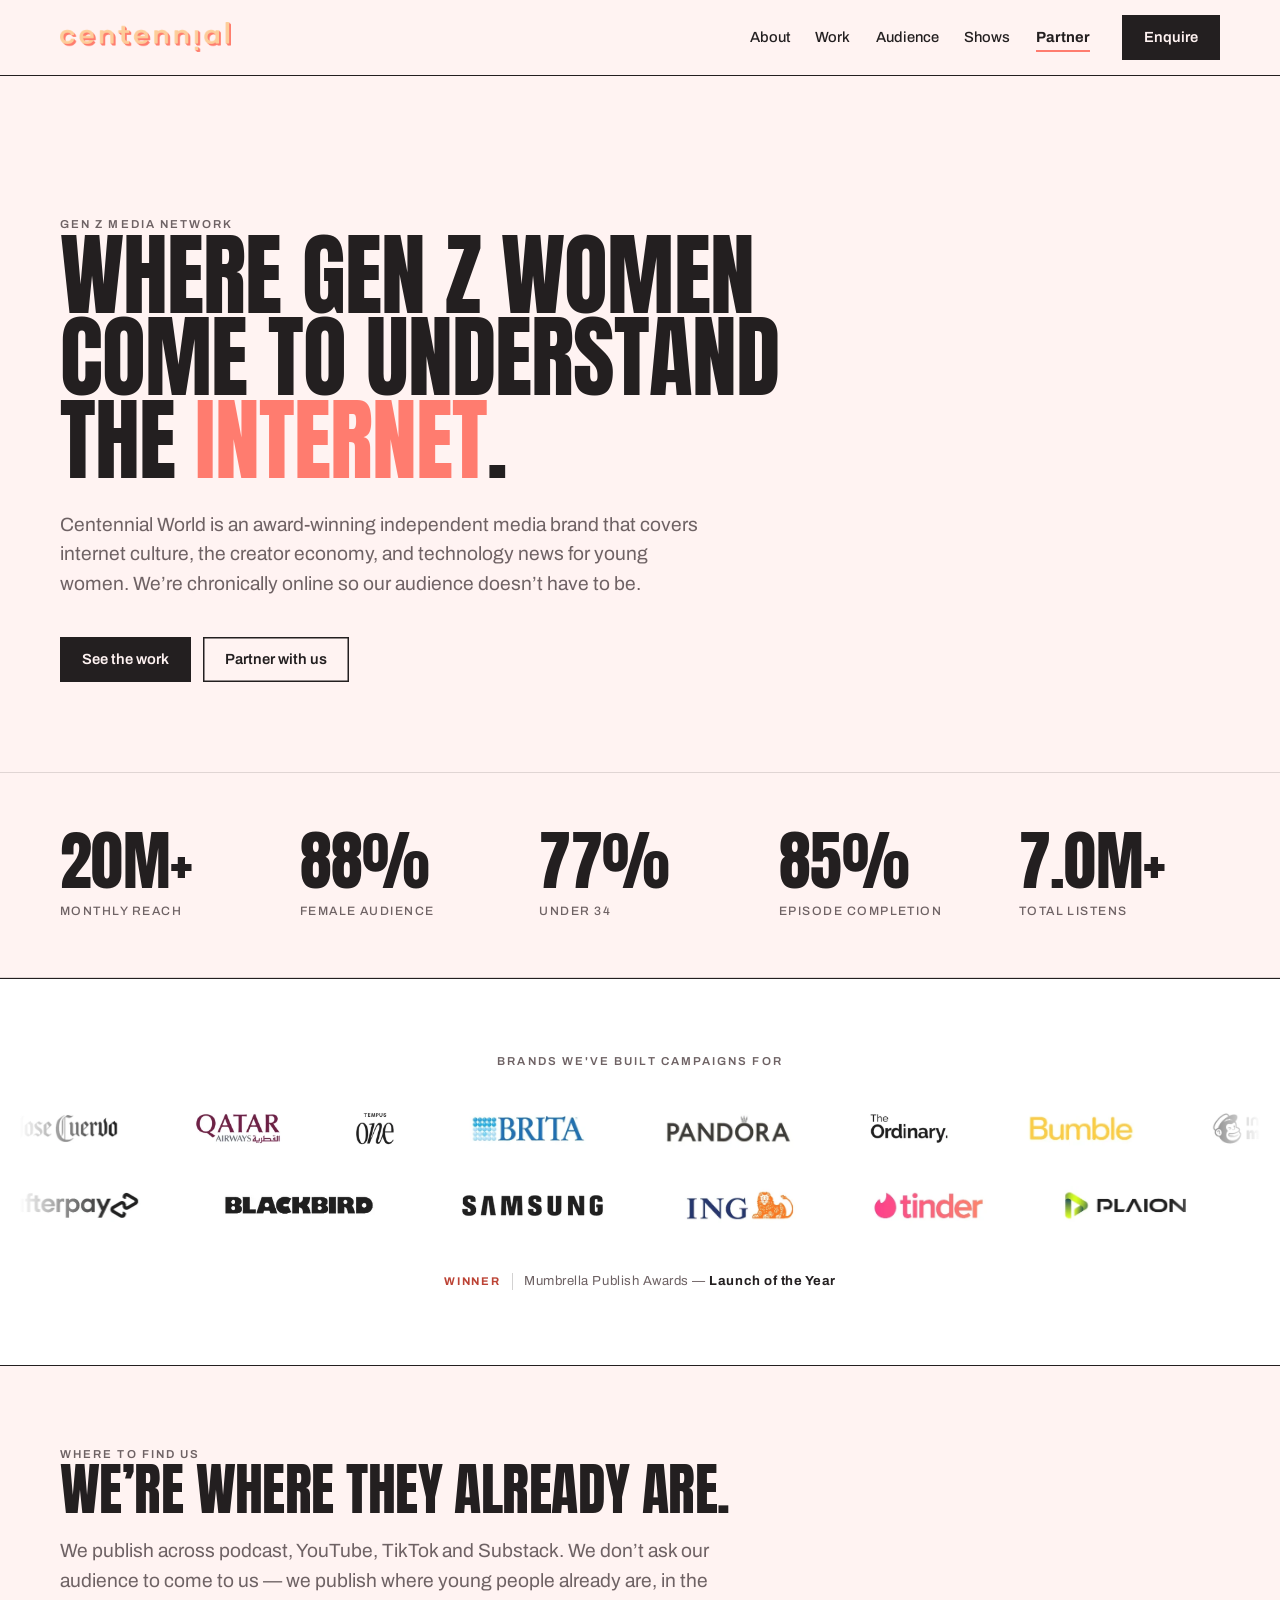
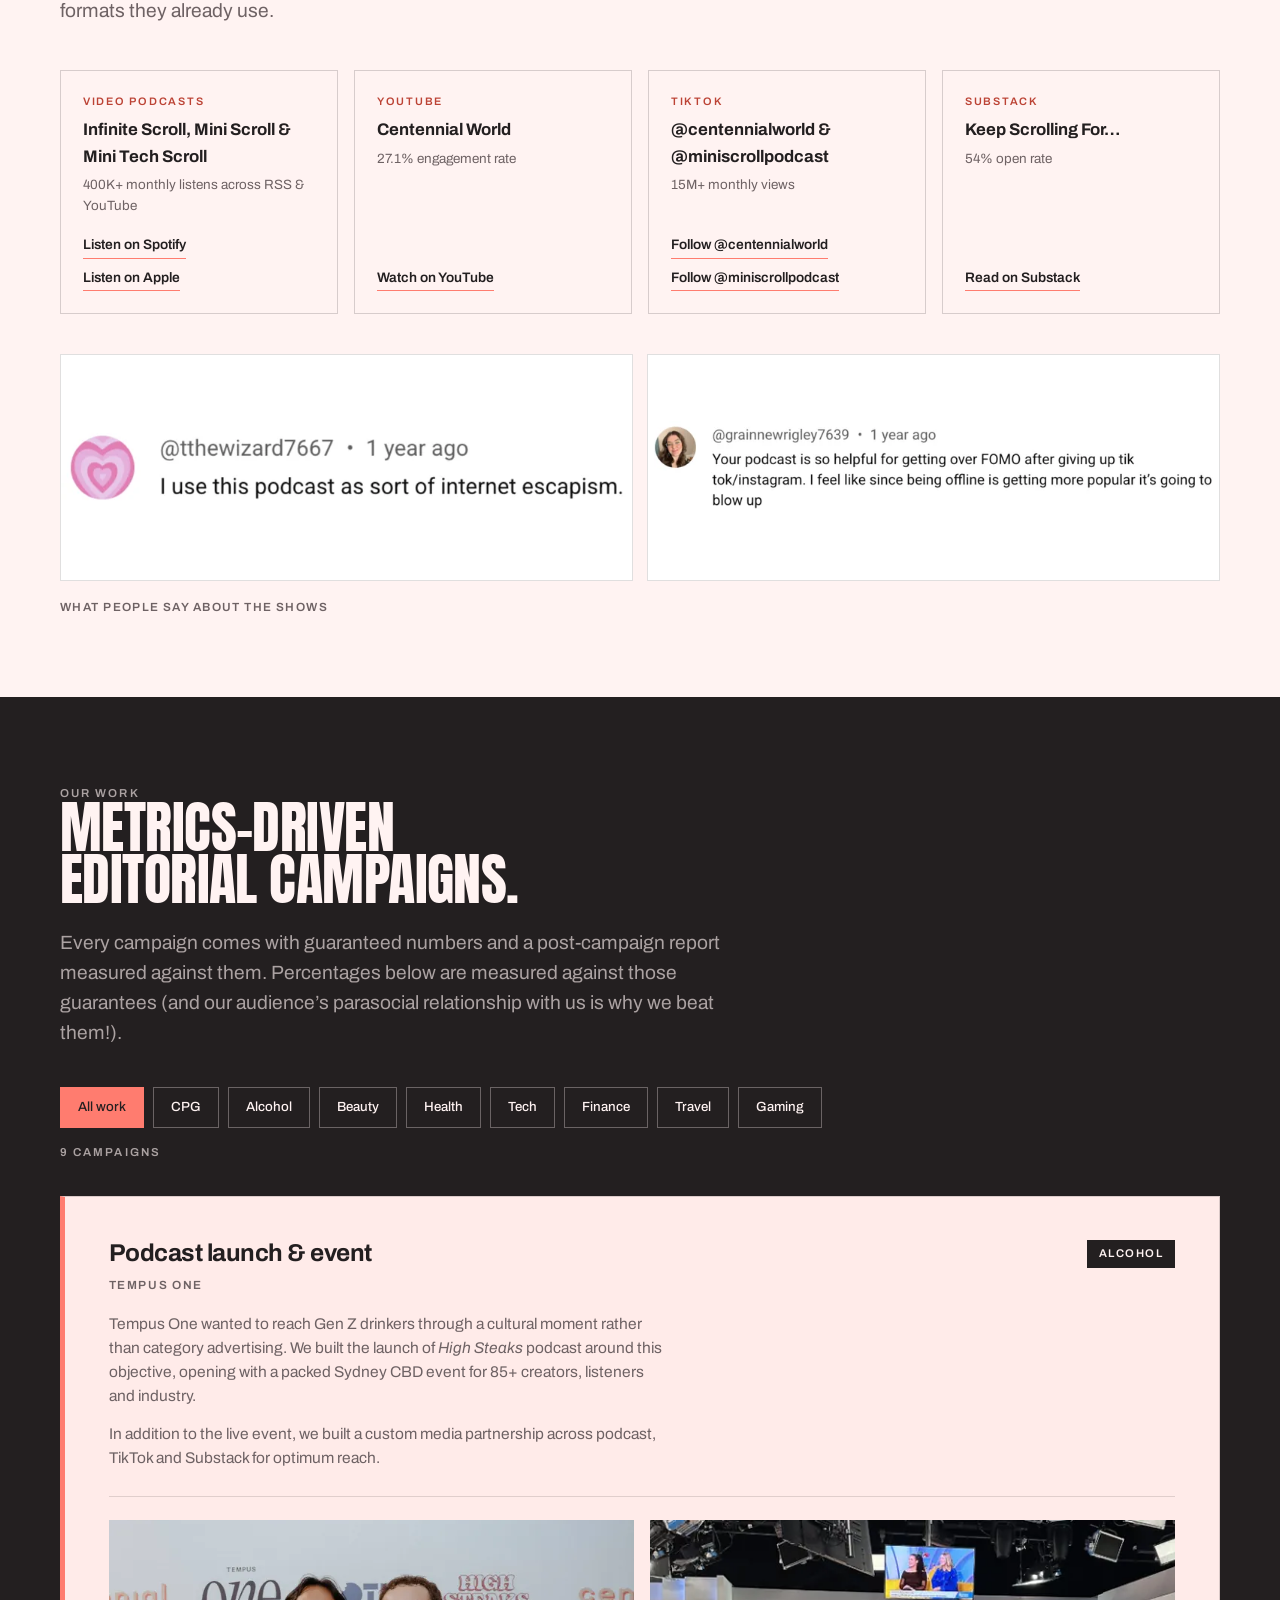
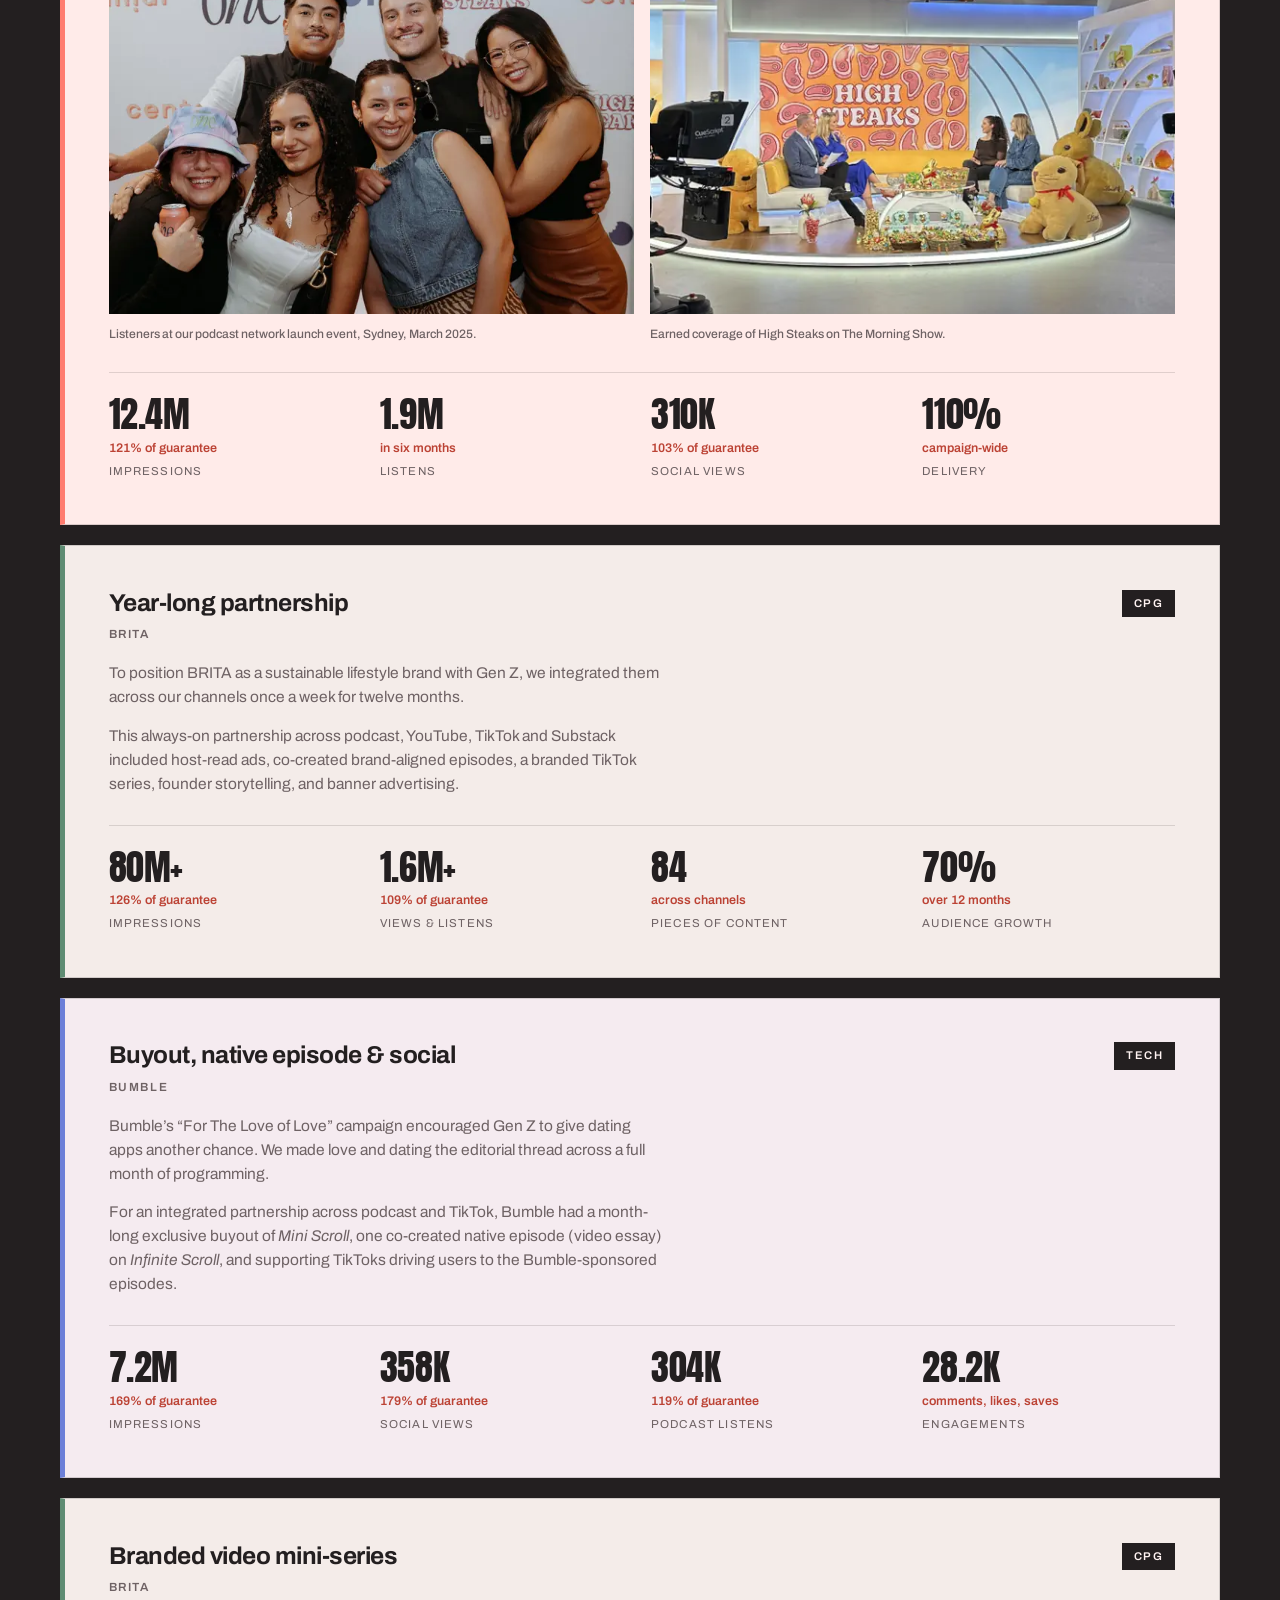
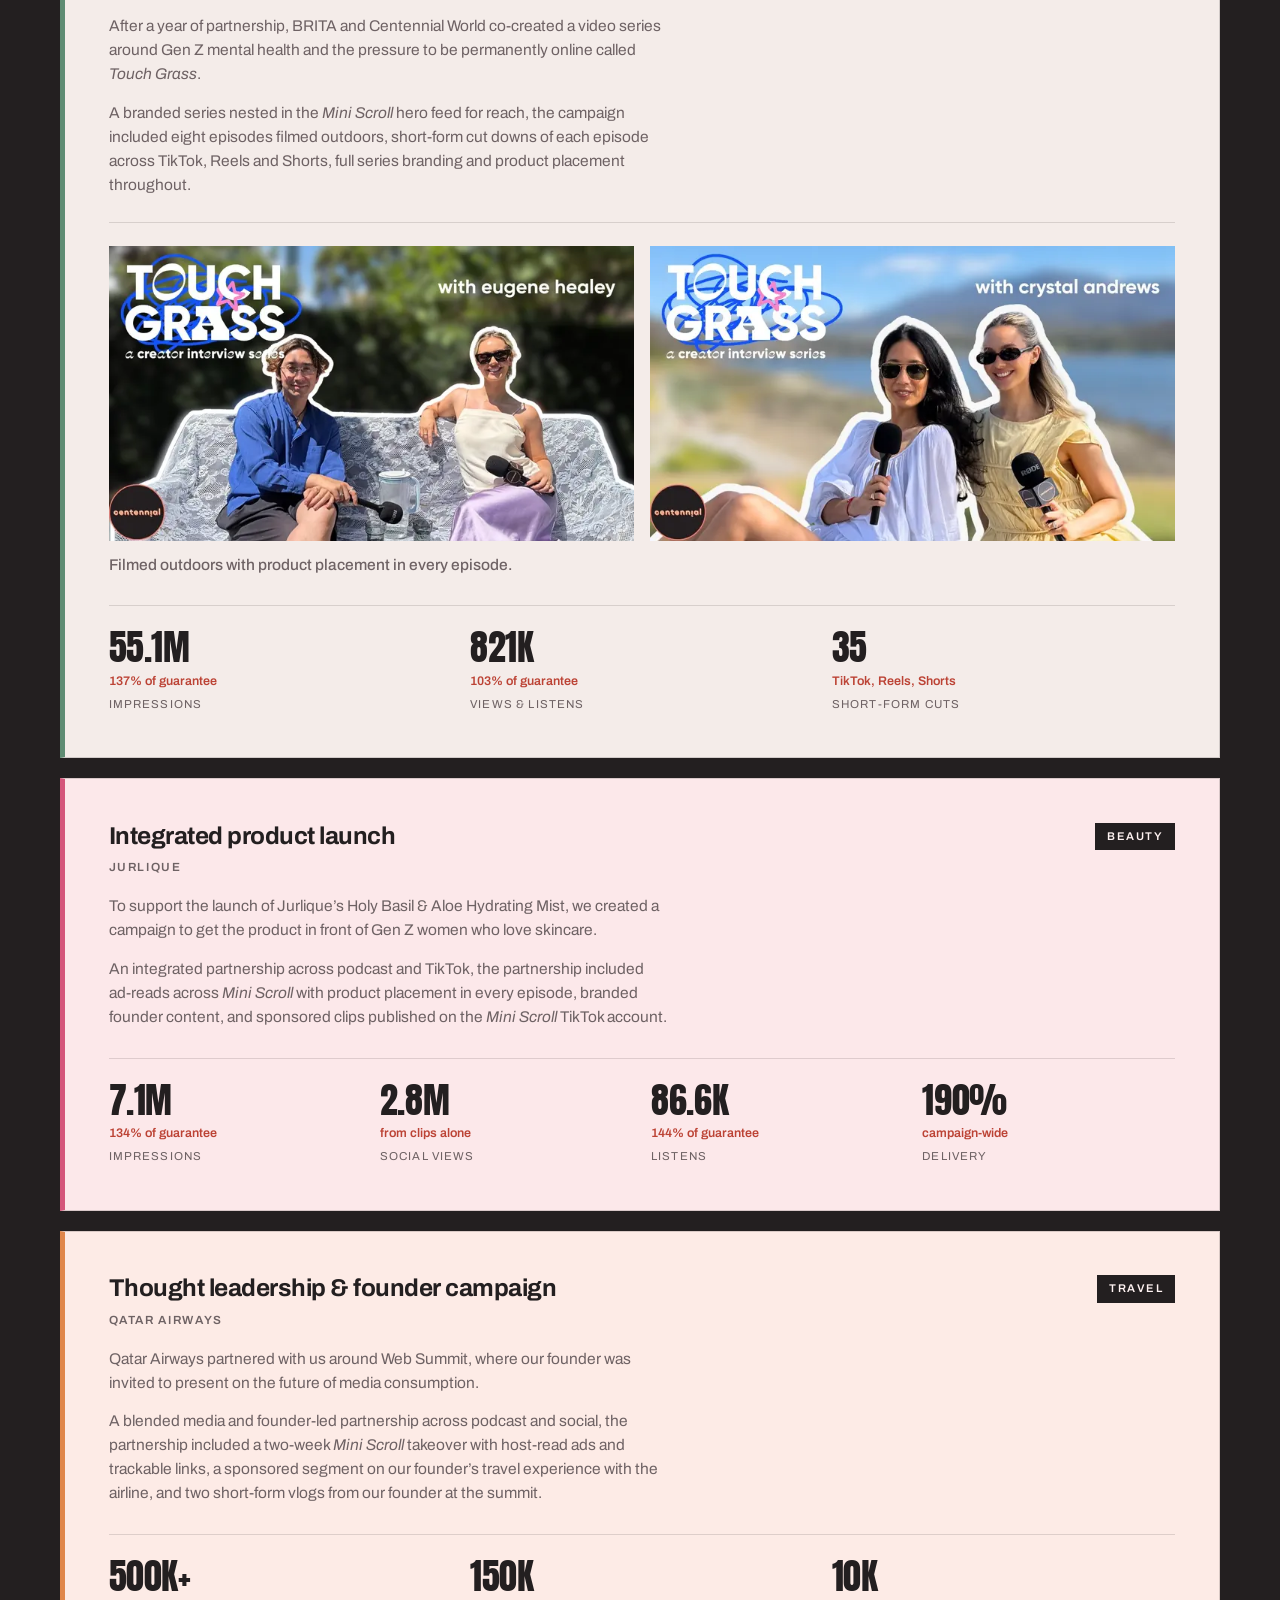
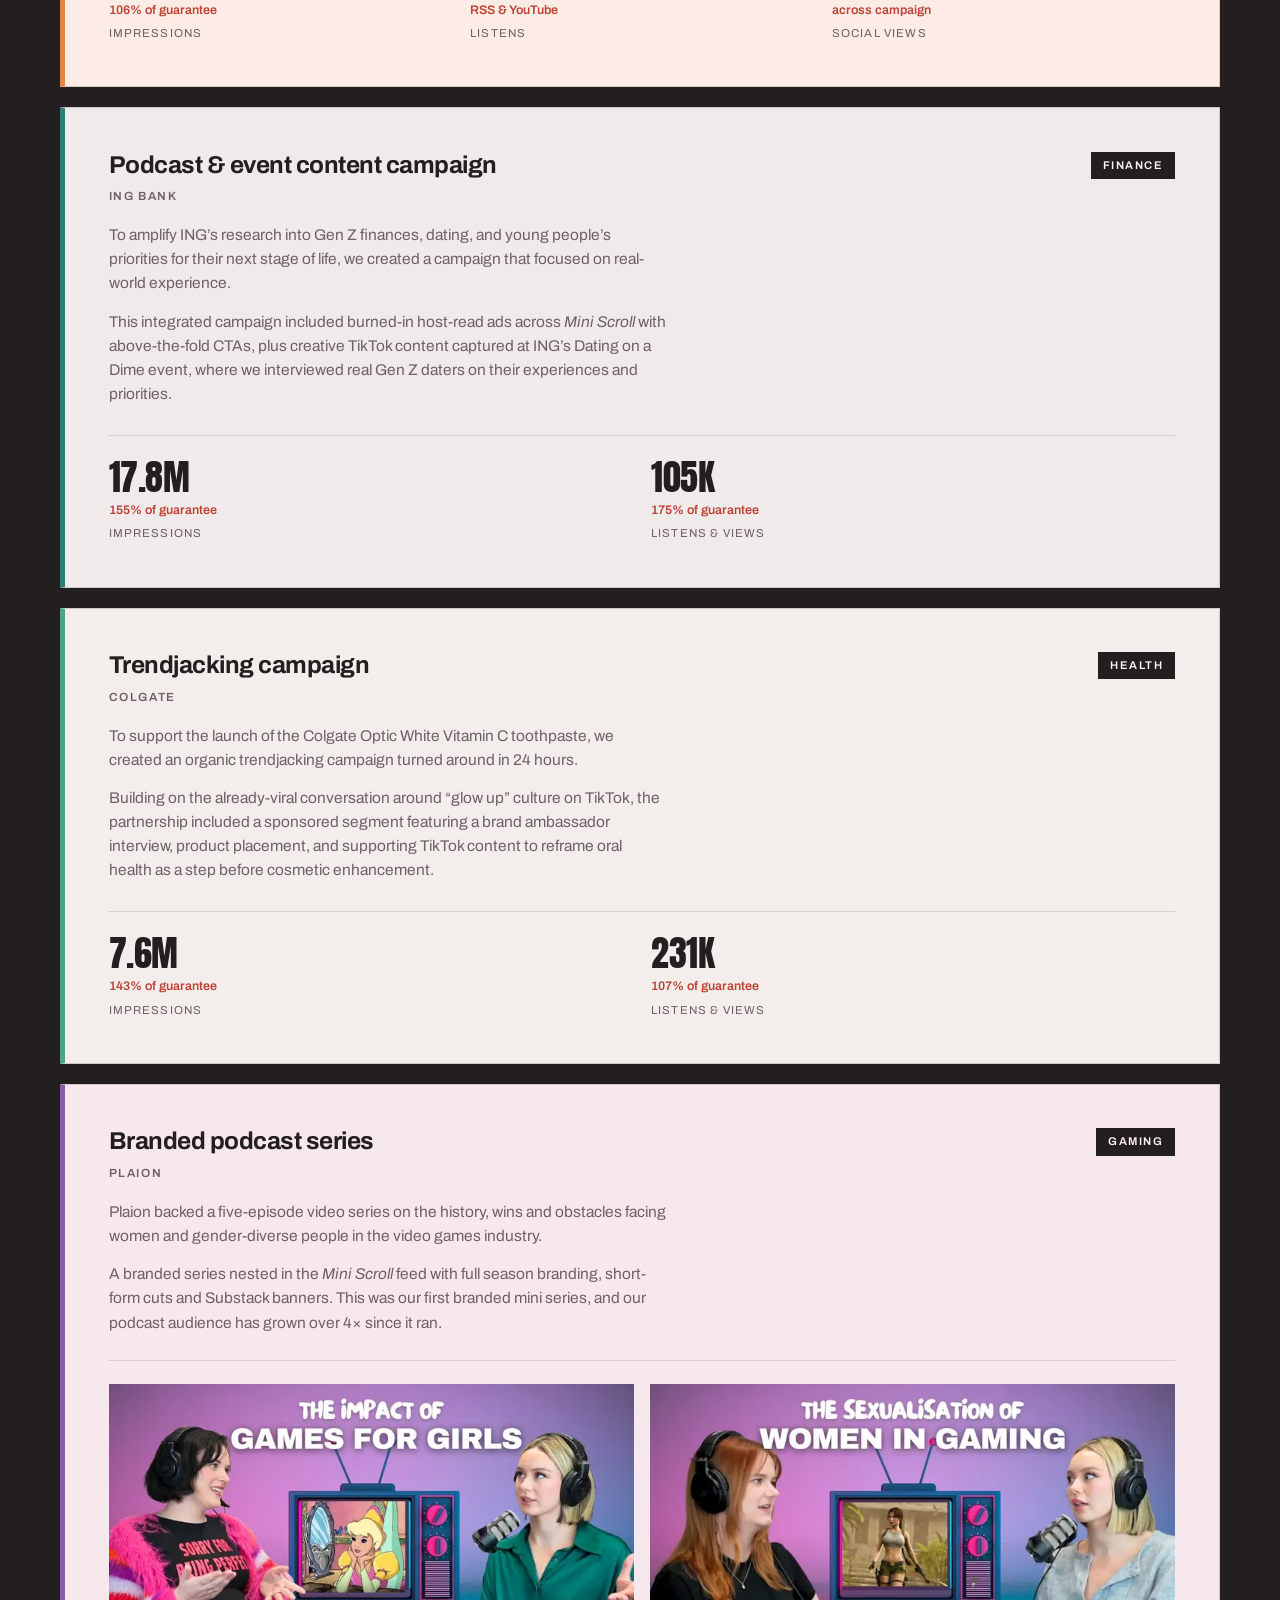
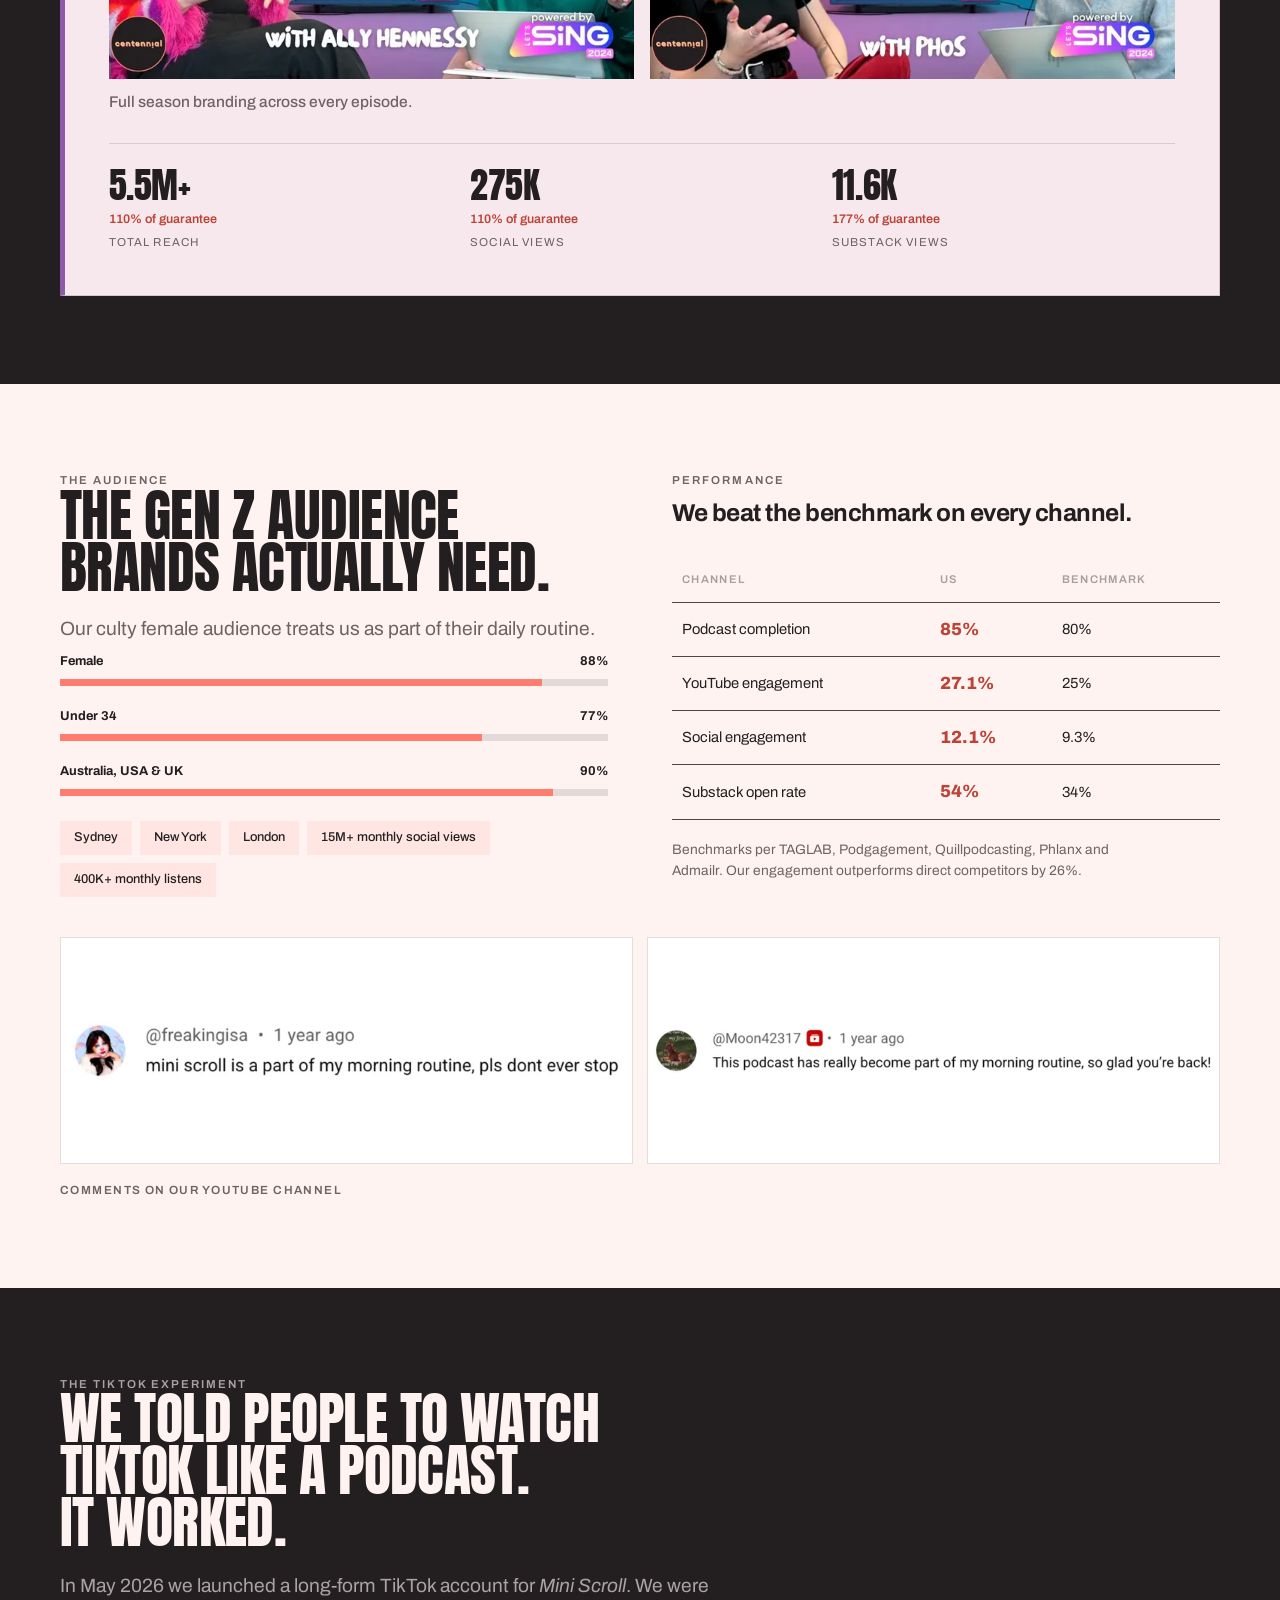
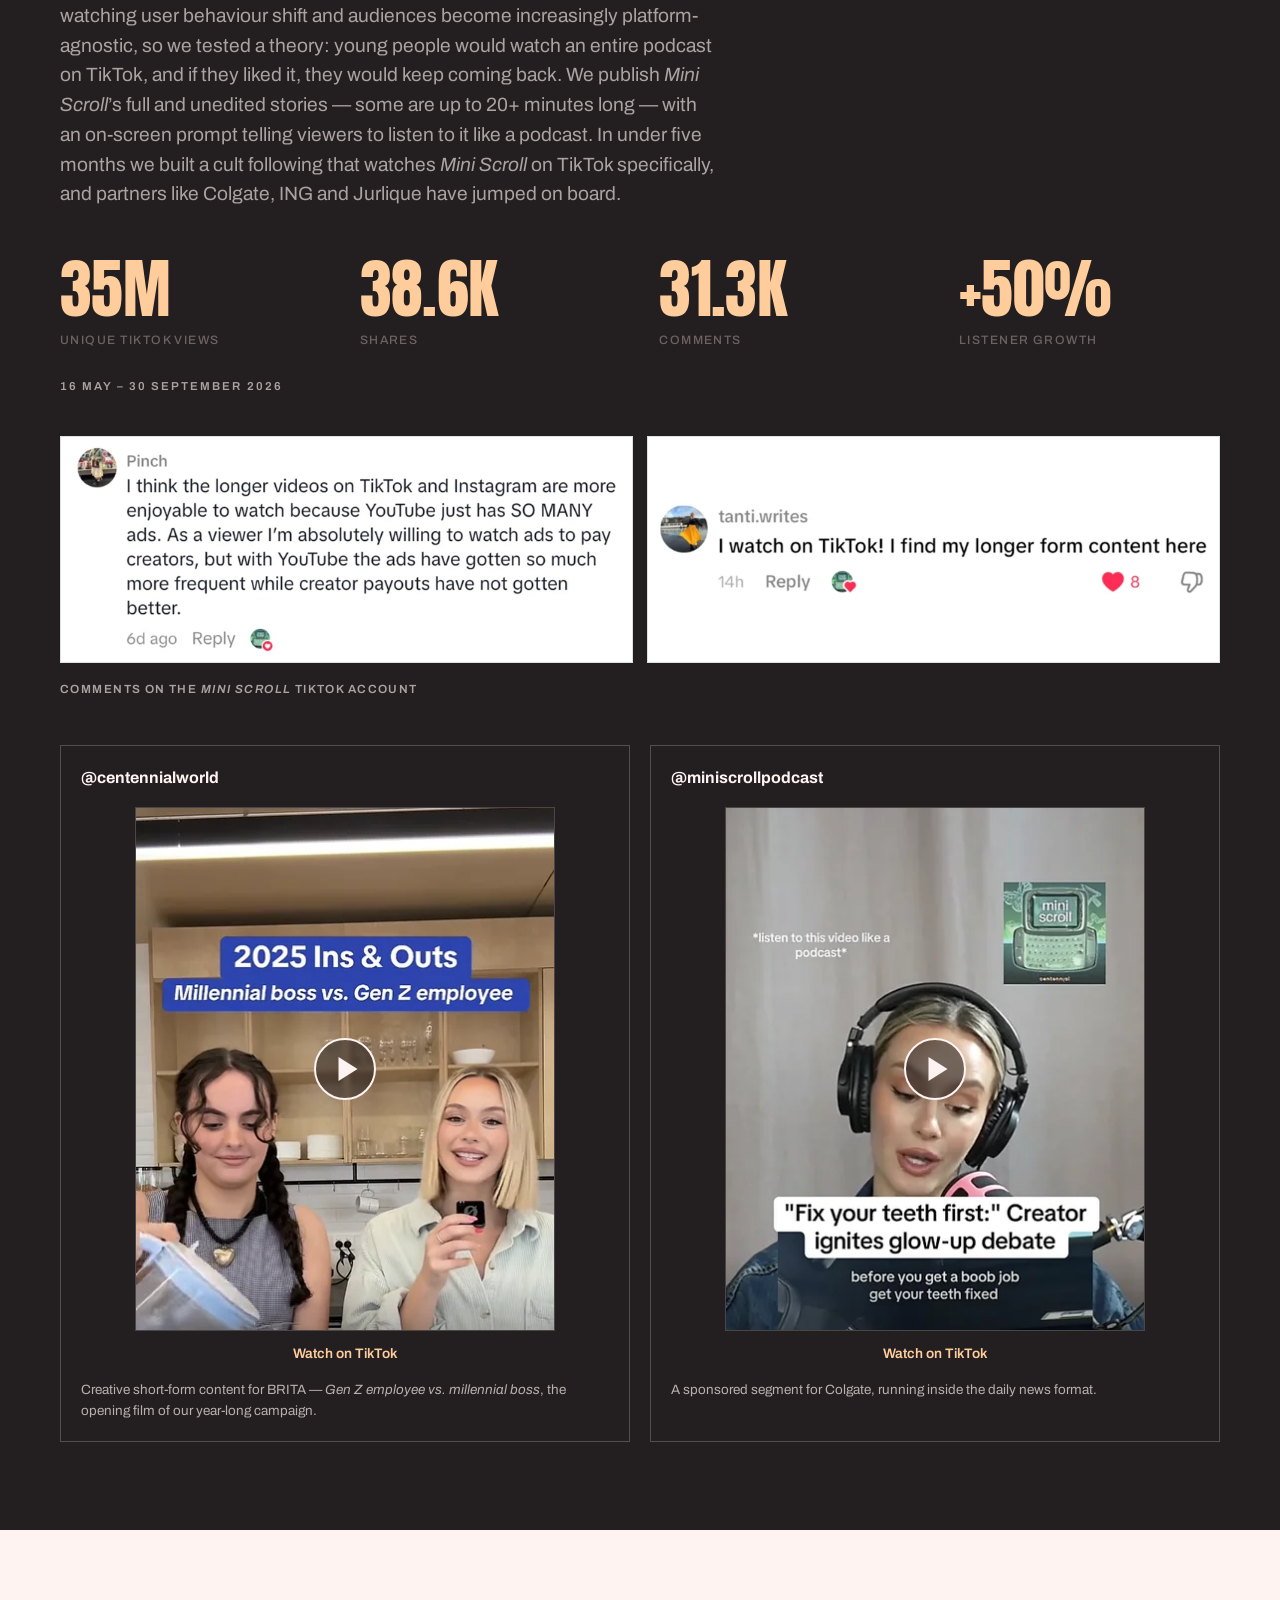
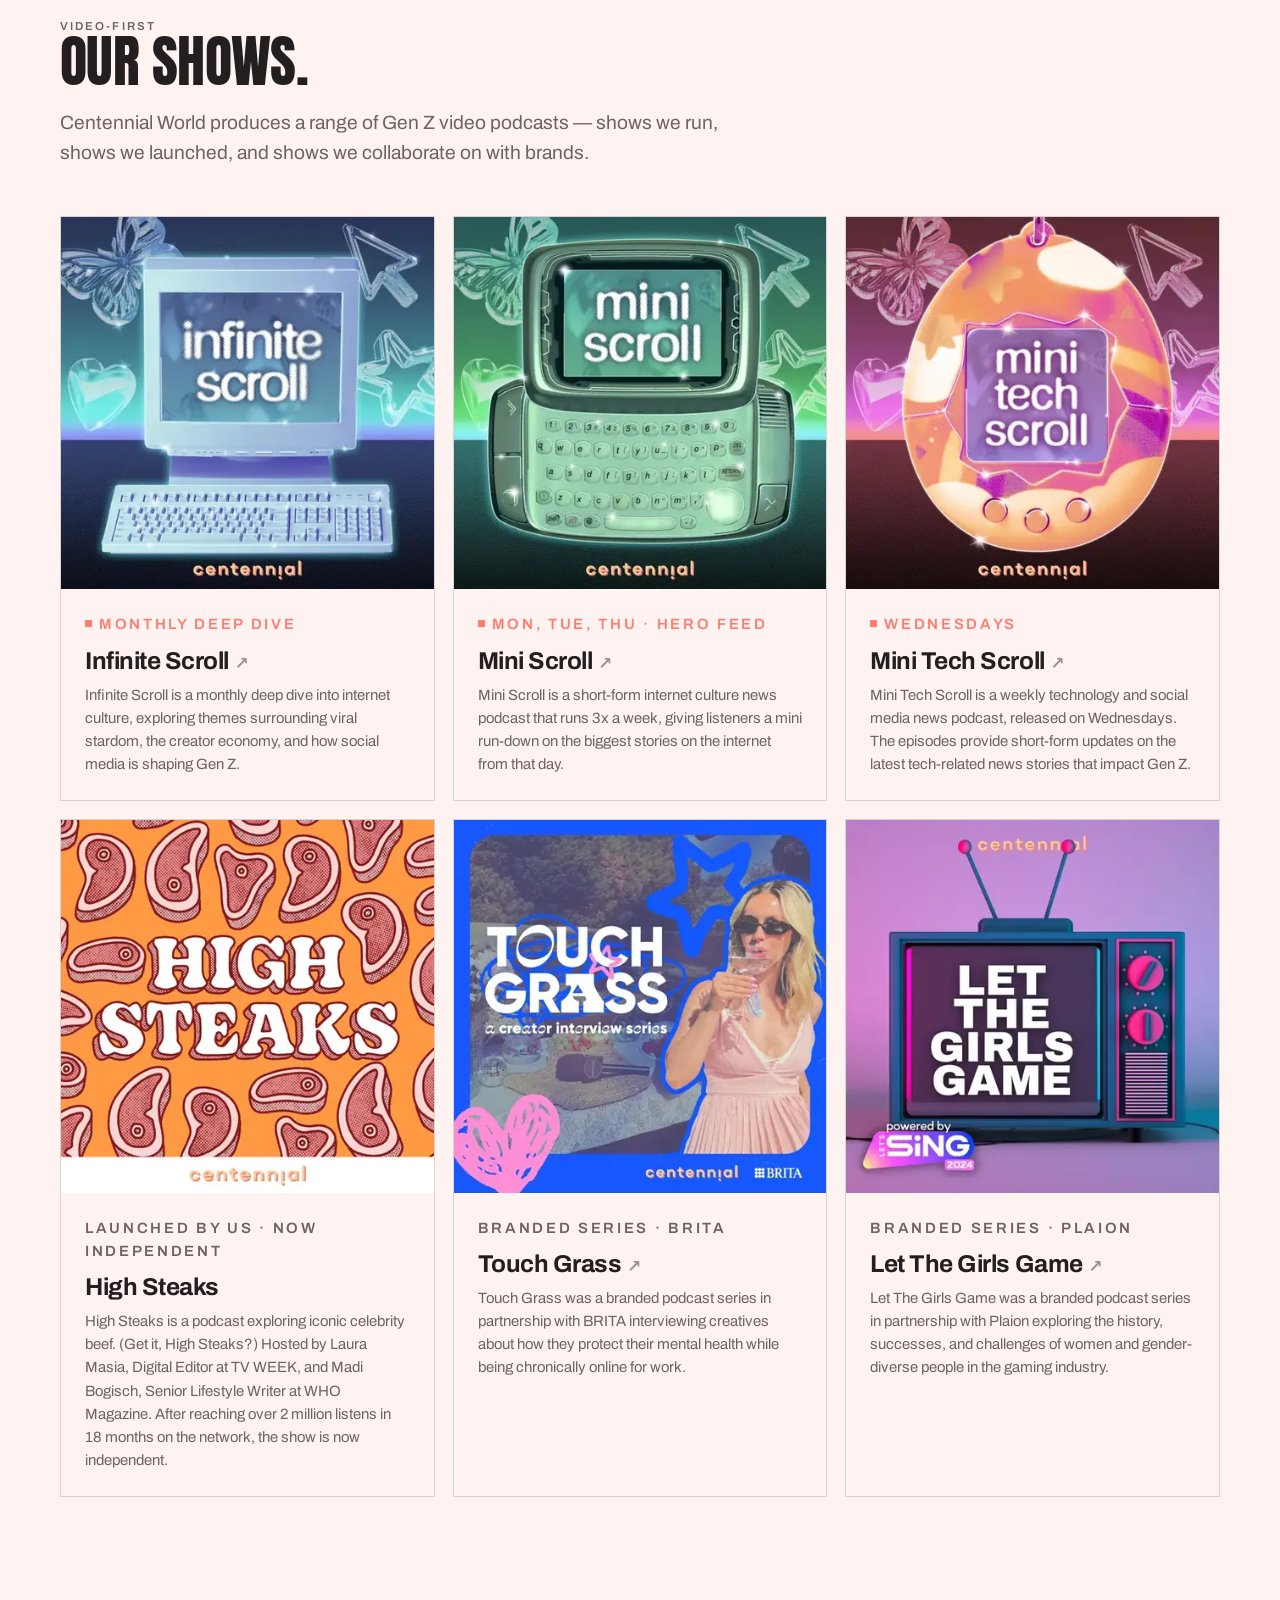
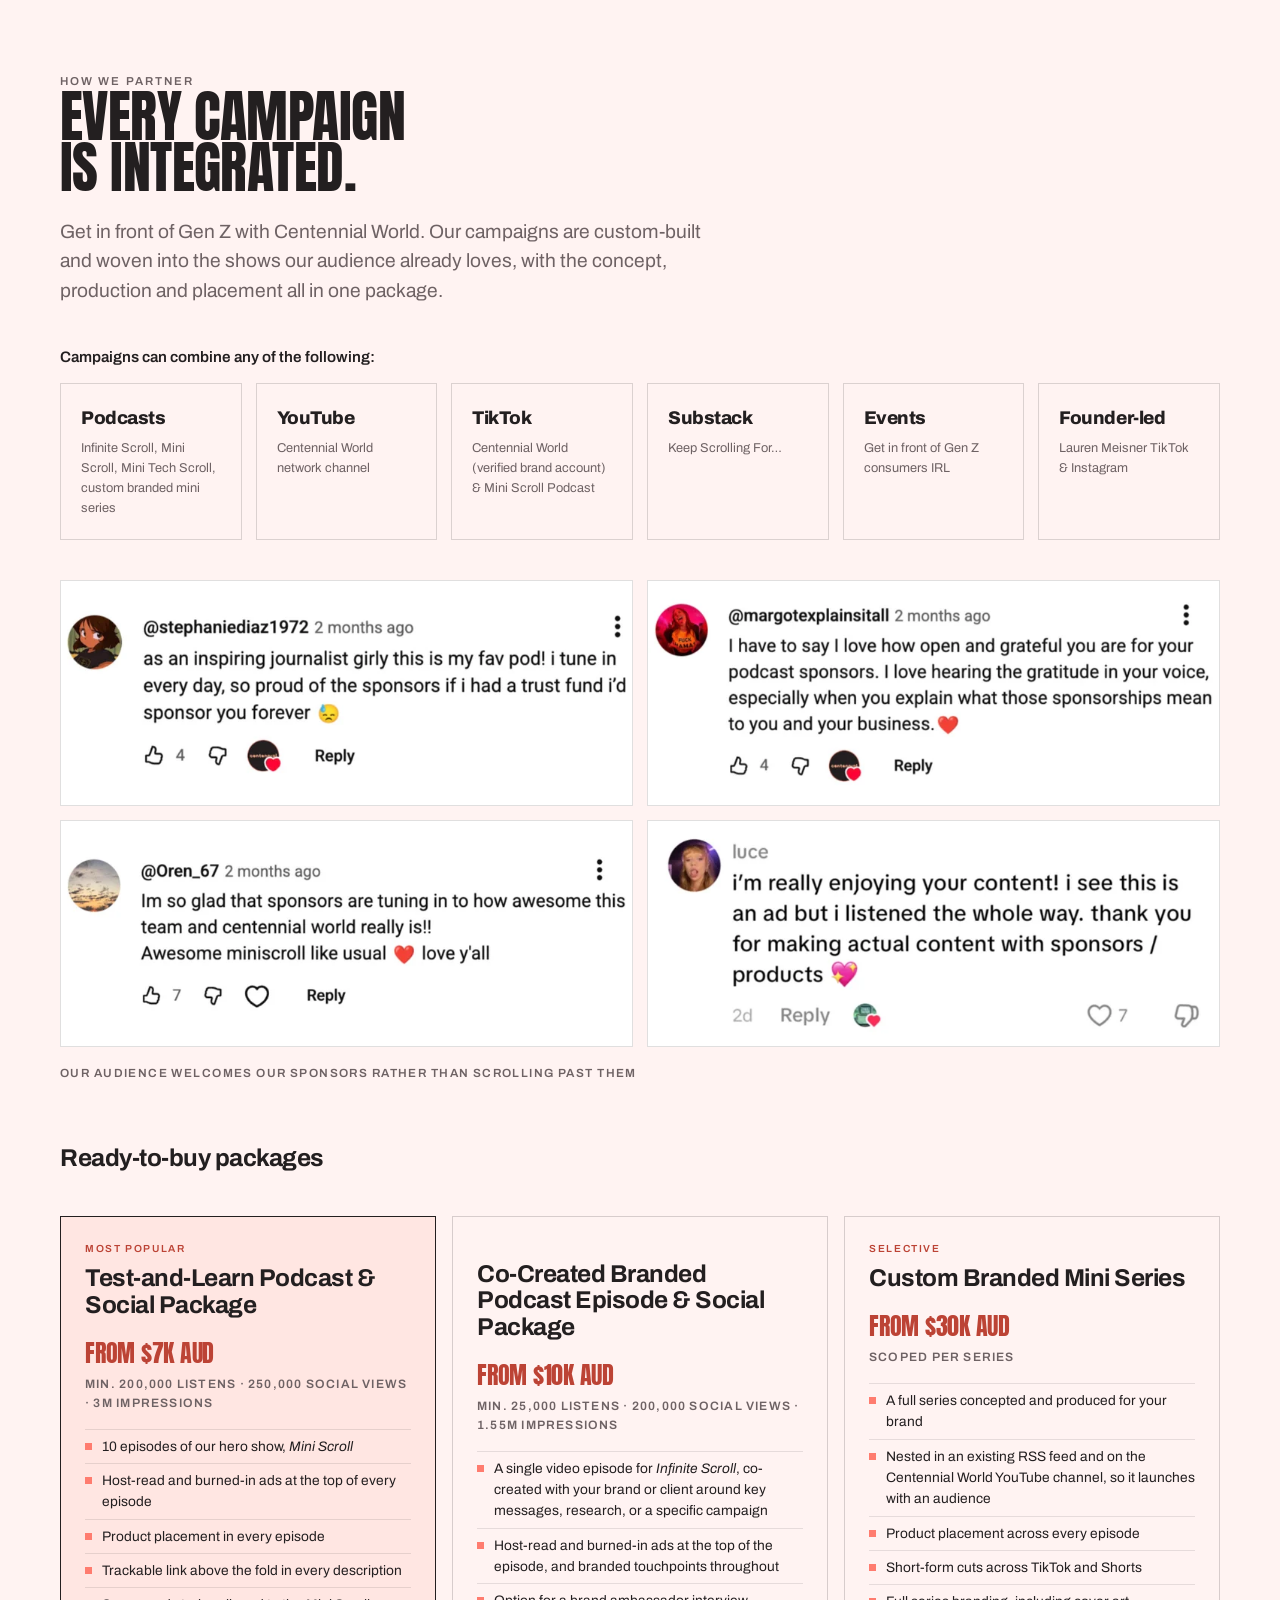
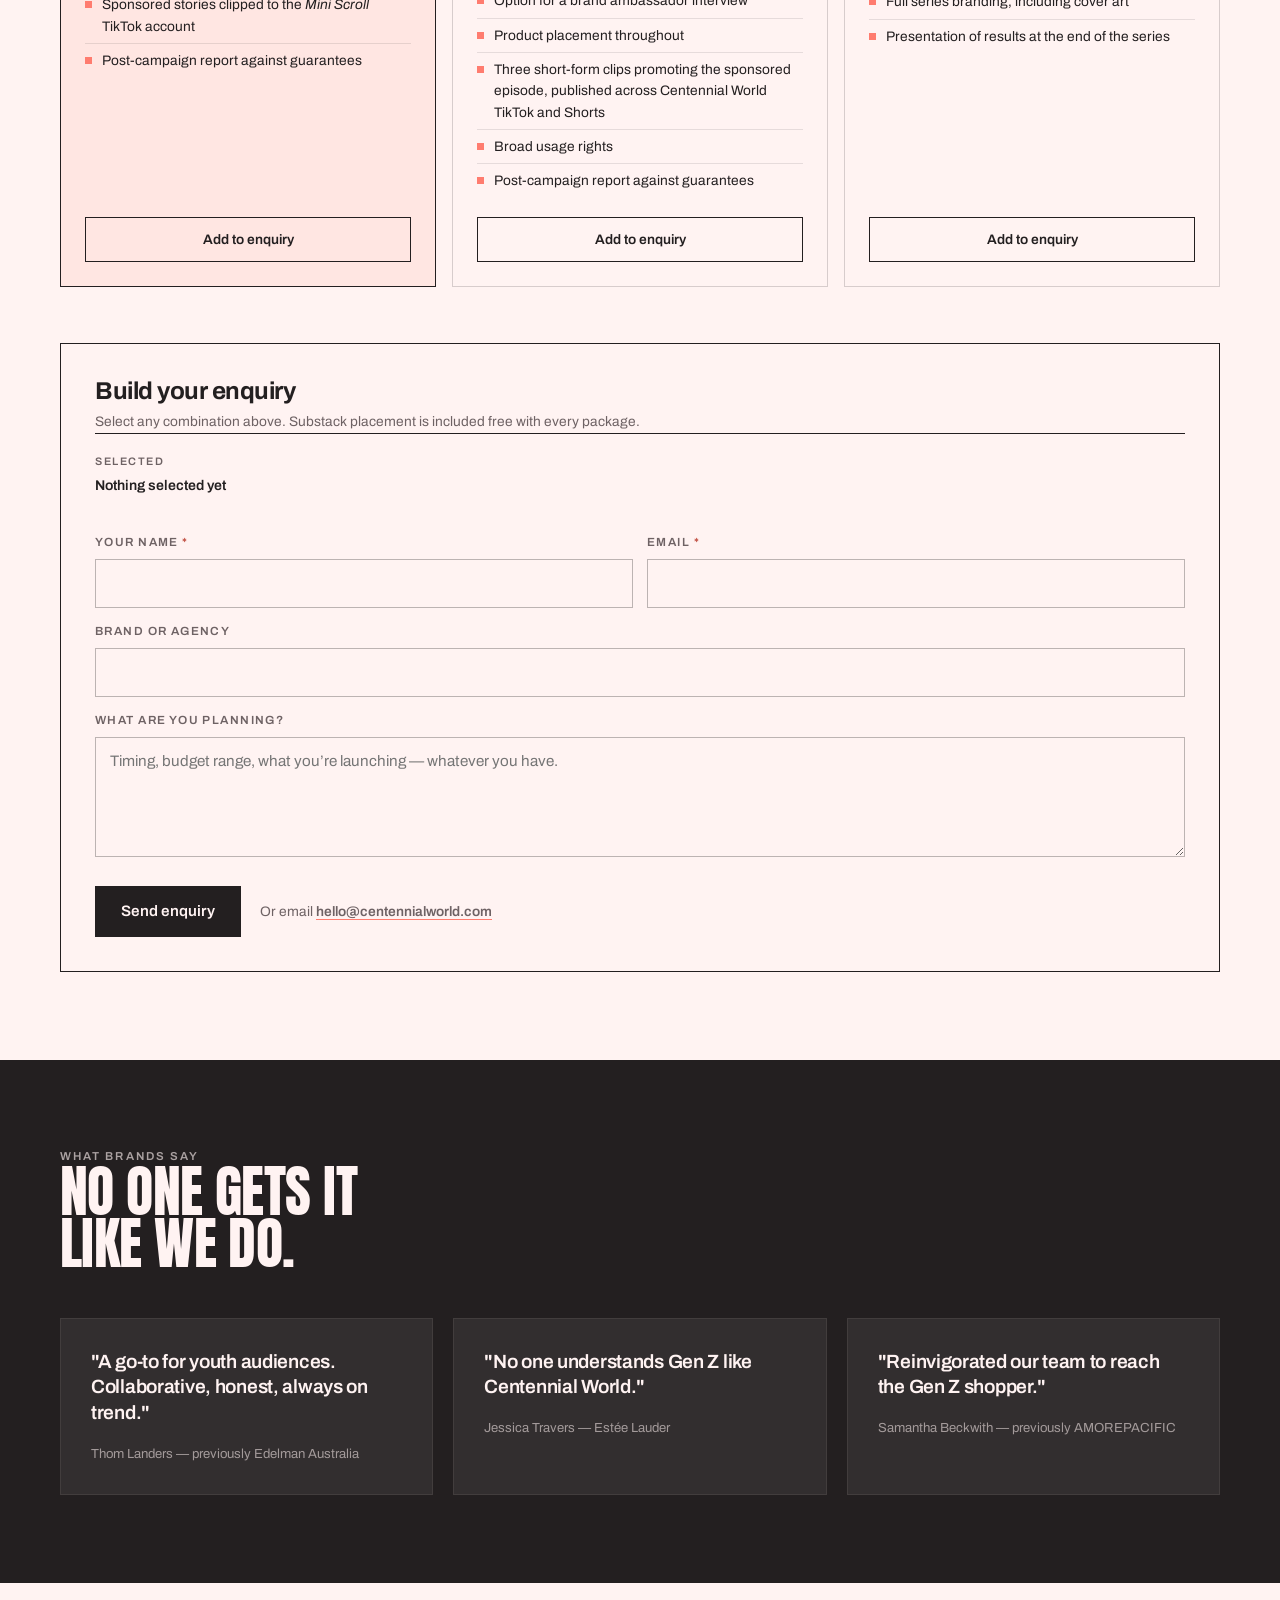
<file: index.html>
<!doctype html>
<html lang="en-AU">
<head>
<meta charset="utf-8">
<meta name="viewport" content="width=device-width, initial-scale=1">
<title>Centennial World — Gen Z Media Network</title>
<meta name="description" content="Centennial World is an award-winning independent Gen Z media brand covering internet culture, the creator economy and technology news for young women. 20M+ reach a month, 88% female audience.">
<link rel="icon" href="favicon.ico?v=2" sizes="16x16 32x32 48x48">
<link rel="icon" href="icon-96.png?v=2" type="image/png" sizes="96x96">
<link rel="apple-touch-icon" href="apple-touch-icon.png?v=2">
<link rel="preconnect" href="https://fonts.googleapis.com">
<link rel="preconnect" href="https://fonts.gstatic.com" crossorigin>
<link href="https://fonts.googleapis.com/css2?family=Anton&family=Archivo:wght@400;500;600;700;800&display=swap" rel="stylesheet">
<style>
/* ============================================================
   BRAND TOKENS — swap these six values for Centennial World's
   real palette and the whole site changes. Nothing else to edit.
   ============================================================ */
:root{
  /* --- Centennial World brand palette --- */
  --paper:#FFF3F2;        /* blush white  */
  --paper-2:#FFE6E2;      /* derived mid-tint between blush white and soft pink */
  --ink:#231F20;          /* near black   */
  --ink-soft:#6E6264;
  --accent:#FF7C6F;       /* coral        */
  --accent-ink:#BC4335;   /* darkened coral — small text on light backgrounds only (4.85:1) */
  --apricot:#FFCD9C;      /* apricot — highlights on the dark band */
  --blush:#FEB7B2;        /* soft pink    */

  /* --- sector accents: each case study gets its own, all tuned to sit
         beside the coral/apricot base (see [data-cat] rules below) --- */
  --c-beverage:#FF7C6F;
  --c-cpg:#5F8C73;   /* eucalyptus — the olive read khaki against blush */
  --c-beauty:#D4557A;
  --c-tech:#6C7FD8;
  --c-finance:#2E7D7B;
  --c-gaming:#8B5CA8;
  --c-travel:#E0864A;
  --c-health:#4FA08C;

  --maxw:1240px;
  --display:"Anton",system-ui,sans-serif;        /* deck headline face */
  --body:"Archivo",system-ui,-apple-system,sans-serif;
  --ease:cubic-bezier(.22,1,.36,1);
}
*{box-sizing:border-box;margin:0;padding:0}
html{scroll-behavior:smooth}
body{
  background:var(--paper);color:var(--ink);
  font-family:var(--body);font-size:17px;line-height:1.55;
  -webkit-font-smoothing:antialiased;overflow-x:hidden;
}
.wrap{max-width:var(--maxw);margin:0 auto;padding:0 clamp(16px,4vw,40px)}
section{position:relative;scroll-margin-top:92px}
[tabindex="-1"]:focus{outline:none}  /* clears the sticky nav on anchor jumps */
a{color:inherit;text-decoration:none}

/* Anton carries the big headlines and figures, matching the decks.
   It ships in a single weight — never ask it for bold. */
h1,h2,.num{font-family:var(--display);font-weight:400;line-height:.92;letter-spacing:-.01em;text-transform:uppercase}
h1{font-size:clamp(2.7rem,7vw,6rem)}
h2{font-size:clamp(2rem,4.4vw,3.7rem)}
h3{font-family:var(--body);font-weight:700;font-size:clamp(1.25rem,1.9vw,1.6rem);line-height:1.1;letter-spacing:-.02em}
.eyebrow{
  font-family:var(--body);font-size:.72rem;font-weight:600;
  text-transform:uppercase;letter-spacing:.18em;color:var(--ink-soft);
}
.lede{font-size:clamp(1.05rem,1.5vw,1.3rem);color:var(--ink-soft);max-width:60ch}

/* ---------- reveal on scroll ---------- */
.rv{opacity:0;transform:translateY(26px);transition:opacity .9s var(--ease),transform .9s var(--ease);transition-delay:calc(var(--i,0)*70ms)}
.rv.in{opacity:1;transform:none}


/* ---------- nav ---------- */
/* Solid, not frosted glass — blur is a web-app tell, the kit is flat colour. */
nav{position:sticky;top:0;z-index:60;background:var(--paper);border-bottom:1px solid var(--ink)}
.nav-in{display:flex;align-items:center;gap:2rem;padding:15px clamp(16px,4vw,40px);max-width:var(--maxw);margin:0 auto}
.logo{margin-right:auto;display:flex;align-items:center}
.logo img{height:30px;width:auto;display:block}
.logo span{color:var(--accent)}
.nav-links{display:flex;gap:1.6rem;font-size:.92rem;font-weight:500}
.nav-links a{position:relative;padding:3px 0}
.nav-links a::after{content:"";position:absolute;left:0;bottom:0;height:2px;width:100%;background:var(--accent);transform:scaleX(0);transform-origin:left;transition:transform .35s var(--ease)}
.nav-links a:hover::after,.nav-links a[aria-current="true"]::after{transform:scaleX(1)}
.nav-links a[aria-current="true"]{font-weight:700}
#navmenu a[aria-current="true"]{color:var(--accent-ink)}
.btn{
  display:inline-block;background:var(--ink);color:var(--paper);
  padding:11px 22px;border-radius:0;font-weight:600;font-size:.92rem;
  transition:transform .3s var(--ease),background .3s;
}
.btn:hover{transform:translateY(-2px);background:var(--accent)}
.btn-ghost{background:transparent;color:var(--ink);box-shadow:inset 0 0 0 1.5px var(--ink)}
.btn-ghost:hover{background:var(--ink);color:var(--paper)}

/* ---- mobile / tablet navigation ----
   Below 860px the inline links are replaced by a disclosure menu. Without
   this there was no navigation at all on phones or tablet portrait. */
.navtoggle{display:none;font:inherit;font-size:.9rem;font-weight:600;cursor:pointer;
  background:transparent;color:var(--ink);border:1.5px solid var(--ink);padding:9px 14px;
  align-items:center;gap:8px;line-height:1}
.navtoggle .bars{display:inline-flex;flex-direction:column;gap:3px}
.navtoggle .bars i{display:block;width:16px;height:2px;background:currentColor;transition:transform .3s var(--ease),opacity .2s}
.navtoggle[aria-expanded="true"] .bars i:nth-child(1){transform:translateY(5px) rotate(45deg)}
.navtoggle[aria-expanded="true"] .bars i:nth-child(2){opacity:0}
.navtoggle[aria-expanded="true"] .bars i:nth-child(3){transform:translateY(-5px) rotate(-45deg)}
@media(max-width:860px){
  .nav-links{display:none}
  .navtoggle{display:inline-flex}
  .nav-in{gap:10px}
  #navmenu[hidden]{display:none}
  #navmenu{display:block;border-top:1px solid var(--ink);background:var(--paper)}
  #navmenu a{display:block;padding:15px clamp(16px,4vw,40px);font-size:1.05rem;font-weight:600;
    border-bottom:1px solid color-mix(in srgb,var(--ink) 12%,transparent)}
  #navmenu a:last-child{border-bottom:0}
  #navmenu a:active{background:var(--paper-2)}
}
@media(min-width:861px){#navmenu{display:none}}
/* narrow phones: drop the word, keep the icon (button keeps its aria-label) */
@media(max-width:430px){
  .navtoggle span:not(.bars){display:none}
  .navtoggle{padding:10px 12px}
  .nav-in{gap:8px;padding-left:16px;padding-right:16px}
  .logo img{height:26px}
  nav .btn{padding:10px 15px;font-size:.86rem}
}

/* ---------- hero ---------- */
.hero{padding:clamp(70px,11vw,140px) 0 clamp(50px,7vw,90px)}
.hero h1{max-width:19ch}
.hero h1 .ln{display:block;overflow:hidden}
.hero h1 .ln i{display:block;font-style:normal;transform:translateY(105%);transition:transform 1.05s var(--ease);transition-delay:calc(var(--i)*110ms)}
.ready .hero h1 .ln i{transform:none}
.hero h1 em{font-style:normal;color:var(--accent)}
.hero .lede{margin-top:1.8rem}
.cta-row{display:flex;gap:12px;flex-wrap:wrap;margin-top:2.4rem}

/* ---------- stat strip ---------- */
.stats{border-top:1px solid color-mix(in srgb,var(--ink) 14%,transparent);border-bottom:1px solid color-mix(in srgb,var(--ink) 14%,transparent);padding:clamp(34px,4.5vw,56px) 0}
.stat-grid{display:grid;grid-template-columns:repeat(auto-fit,minmax(150px,1fr));gap:clamp(20px,3vw,40px)}
.num{font-size:clamp(2.4rem,5vw,4rem);line-height:1;display:block}
.stat-grid p{font-size:.76rem;text-transform:uppercase;letter-spacing:.12em;color:var(--ink-soft);margin-top:.6rem;font-weight:500}

/* ---------- client wall ---------- */
.wall{background:#fff;padding:clamp(44px,6vw,74px) 0;overflow:hidden;position:relative;
  border-top:1px solid var(--ink);border-bottom:1px solid var(--ink)}
/* Soften both edges so a half-visible logo reads as a logo passing by rather
   than one that has been chopped. Matters most on a phone, where the viewport
   is narrow enough that an edge logo is a big share of what you can see. */
.wall::before,.wall::after{content:"";position:absolute;top:0;bottom:0;width:clamp(34px,9vw,110px);
  z-index:2;pointer-events:none}
.wall::before{left:0;background:linear-gradient(90deg,#fff 18%,rgba(255,255,255,0))}
.wall::after{right:0;background:linear-gradient(270deg,#fff 18%,rgba(255,255,255,0))}
.wall .eyebrow{text-align:center;margin-bottom:clamp(26px,3vw,42px)}
.wall-row{display:flex;gap:clamp(28px,5vw,74px);width:max-content;align-items:center}
@keyframes slide{from{transform:translateX(0)}to{transform:translateX(-50%)}}
.wall-row.a{animation:slide 48s linear infinite}
.wall-row.b{animation:slideR 56s linear infinite;margin-top:clamp(26px,3vw,44px)}
@keyframes slideR{from{transform:translateX(-50%)}to{transform:translateX(0)}}
/* Full colour, not greyscale — pale marks like Bumble's yellow disappear when
   desaturated, and these names are the credential. */
.wall img{height:clamp(24px,3vw,40px);width:auto;display:block;opacity:.88;transition:opacity .35s var(--ease),transform .35s var(--ease)}
.wall img:hover{opacity:1;transform:scale(1.07)}
/* Pause on hover only where there is a real pointer. On a touchscreen :hover
   sticks after a tap, which left the logos frozen mid-scroll. */
@media (hover:hover) and (pointer:fine){
  .wall:hover .wall-row{animation-play-state:paused}
}
.wall-award{position:relative;z-index:3;text-align:center;margin-top:clamp(30px,3.6vw,46px);
  font-size:.82rem;letter-spacing:.04em;color:var(--ink-soft)}
.wall-award strong{font-weight:700;color:var(--ink)}
.award-tag{display:inline-block;margin-right:.7rem;padding-right:.7rem;font-size:.7rem;font-weight:700;
  text-transform:uppercase;letter-spacing:.16em;color:var(--accent-ink);
  border-right:1px solid color-mix(in srgb,var(--ink) 20%,transparent)}
/* on a phone the one-line version wraps mid-title, so stack the label instead */
@media(max-width:620px){
  .award-tag{display:block;margin:0 0 .5rem;padding:0;border-right:0}
  .award-org{display:block}
  .award-dash{display:none}
  .wall-award strong{display:block;margin-top:.15rem}
  .wall-award{line-height:1.45}
}


/* ---------- dark block ---------- */
.dark{background:var(--ink);color:var(--paper)}
.dark .lede,.dark .eyebrow{color:color-mix(in srgb,var(--paper) 62%,var(--ink))}
.dark .num{color:var(--apricot)}

/* ---------- where to find us ---------- */
.find{padding:clamp(52px,6.5vw,80px) 0}
.find-grid{display:grid;grid-template-columns:repeat(auto-fit,minmax(230px,1fr));gap:16px;margin-top:clamp(28px,4vw,44px)}
.fc{border:1px solid color-mix(in srgb,var(--ink) 18%,transparent);padding:22px;display:flex;flex-direction:column;
  transition:transform .4s var(--ease),border-color .3s,background .3s}
.fc:hover{transform:translateY(-5px);border-color:var(--ink);background:var(--paper-2)}
.fc .plat{font-size:.68rem;text-transform:uppercase;letter-spacing:.16em;font-weight:600;color:var(--accent-ink)}
.fc strong{font-family:var(--body);font-weight:700;font-size:1.05rem;margin:.5rem 0 .35rem;display:block}
.fc .stat{font-size:.84rem;color:var(--ink-soft);margin-bottom:1.1rem}
.fc a{margin-top:auto;font-size:.86rem;font-weight:600;border-bottom:1.5px solid var(--accent);padding-bottom:2px;align-self:flex-start}
.fc a:hover{border-bottom-color:var(--ink)}

/* ---------- work / sticky stack ---------- */
.work{padding:clamp(56px,7vw,88px) 0}
/* sector filter */
.filters{display:flex;flex-wrap:wrap;gap:9px;margin-top:clamp(26px,3.4vw,40px)}
.filters button{
  font:inherit;font-size:.83rem;font-weight:500;cursor:pointer;
  padding:9px 17px;border-radius:0;
  background:transparent;color:inherit;
  border:1px solid color-mix(in srgb,currentColor 32%,transparent);
  transition:background .3s var(--ease),color .3s,border-color .3s,transform .3s var(--ease);
}
.filters button:hover{transform:translateY(-2px);border-color:currentColor}
.filters button[aria-pressed="true"]{background:var(--accent);color:var(--ink);border-color:var(--accent)}
.case[hidden]{display:none}
.stack{margin-top:clamp(22px,3vw,34px);display:flex;flex-direction:column;gap:20px}
.case{
  position:relative;color:var(--ink);
  background:var(--paper);border:1px solid color-mix(in srgb,var(--ink) 16%,transparent);
  border-radius:0;padding:clamp(24px,3.4vw,44px);
  transition:transform .45s var(--ease),border-color .45s var(--ease),border-left-width .45s var(--ease);
}
/* No drop shadow — the media kit is flat. The spine thickens instead. */
.case.in:hover{transform:translateY(-4px);border-color:var(--sector);border-left-width:12px}
/* Each sector carries its own colour — as a spine down the card and a 7%
   wash behind it. Kept decorative so no text ever sits on a risky contrast. */
.case{--sector:var(--accent);border-left:5px solid var(--sector);background:color-mix(in srgb,var(--sector) 7%,var(--paper))}
.case[data-cat="beverage"]{--sector:var(--c-beverage)}
.case[data-cat="cpg"]     {--sector:var(--c-cpg)}
.case[data-cat="beauty"]  {--sector:var(--c-beauty)}
.case[data-cat="tech"]    {--sector:var(--c-tech)}
.case[data-cat="finance"] {--sector:var(--c-finance)}
.case[data-cat="gaming"]  {--sector:var(--c-gaming)}
.case[data-cat="travel"]  {--sector:var(--c-travel)}
.case[data-cat="health"]  {--sector:var(--c-health)}
/* the work section sits on a dark band — stop those styles leaking into the light cards */
.case h3,.case .num{color:var(--ink)}
.case .res .over{color:var(--accent-ink)}
.case-top{display:flex;justify-content:space-between;align-items:flex-start;gap:1.3rem;margin-bottom:1.1rem}
.case-id{min-width:0}   /* lets the title shrink instead of pushing the tag down */
.case .tag{flex:0 0 auto;white-space:nowrap}
.case .brand{font-size:.74rem;text-transform:uppercase;letter-spacing:.14em;font-weight:600;color:var(--ink-soft);margin-top:.55rem}
.case p.did{margin-top:.9rem}
.tag{font-size:.7rem;text-transform:uppercase;letter-spacing:.14em;font-weight:600;background:var(--ink);color:var(--paper);padding:5px 12px;border-radius:0}
.case p{color:var(--ink-soft);max-width:62ch;font-size:.97rem}
.res{display:grid;grid-template-columns:repeat(auto-fit,minmax(130px,1fr));gap:18px;margin-top:1.8rem;padding-top:1.5rem;border-top:1px solid color-mix(in srgb,var(--ink) 14%,transparent)}
.res .num{font-size:clamp(1.7rem,2.8vw,2.3rem)}
.res .over{color:var(--accent);font-weight:600;font-size:.78rem;display:block;margin-top:.35rem}
.res p{font-size:.72rem;text-transform:uppercase;letter-spacing:.1em;margin-top:.3rem}

/* ---------- campaign photo inside a case study ---------- */
.case-photo{margin-top:1.6rem;padding-top:1.4rem;border-top:1px solid color-mix(in srgb,var(--ink) 14%,transparent)}
.case-photo figure{margin:0}
/* this one is a phone screenshot — capping it at its native width keeps it sharp */
.photo-pair{display:grid;grid-template-columns:1fr;gap:16px}
@media(min-width:780px){
  .photo-pair{grid-template-columns:1fr 1fr;align-items:start}
  /* a shared ratio so the two captions sit on the same line */
  .photo-pair img{aspect-ratio:4/3;object-fit:cover}
  .photo-pair.tall img{aspect-ratio:9/10}
  .photo-pair.wide img{aspect-ratio:16/9}
}
.case-photo img{width:100%;height:auto;display:block}
.case-photo figcaption,.pair-caption{font-size:.76rem;color:var(--ink-soft);margin-top:.7rem;font-weight:500}

/* ---------- audience proof inside a case study ---------- */
.case-proof{margin-top:1.6rem;padding-top:1.4rem;border-top:1px solid color-mix(in srgb,var(--ink) 14%,transparent)}
.case-proof p{font-size:.7rem;text-transform:uppercase;letter-spacing:.13em;font-weight:600;color:var(--ink-soft);margin-bottom:.8rem}
.case-proof .shots{display:grid;grid-template-columns:1fr;gap:10px}
@media(min-width:780px){.case-proof .shots.two{grid-template-columns:1fr 1fr}}
.case-proof figure{margin:0;background:#fff;border:1px solid color-mix(in srgb,var(--ink) 14%,transparent)}
.case-proof img{width:100%;height:auto;display:block}

/* ---------- audience + perf table ---------- */
.aud{padding:clamp(56px,7vw,88px) 0}
.split{display:grid;grid-template-columns:1fr 1fr;gap:clamp(32px,5vw,70px);align-items:start}
@media(max-width:900px){.split{grid-template-columns:1fr}}
.perf{margin-top:2rem;width:100%;border-collapse:collapse;font-size:.92rem}
.perf th,.perf td{text-align:left;padding:13px 10px;border-bottom:1px solid color-mix(in srgb,var(--paper) 18%,var(--ink))}
.perf th{font-size:.7rem;text-transform:uppercase;letter-spacing:.12em;color:color-mix(in srgb,var(--paper) 60%,var(--ink));font-weight:600}
.perf .me{font-family:var(--body);font-weight:800;color:var(--accent-ink);font-size:1.1rem}
.dark .perf .me{color:var(--apricot)}  /* lime only ever sits on the dark band */
.bars{display:flex;flex-direction:column;gap:1.3rem;margin-top:.5rem}
.bar-row span{font-size:.8rem;display:flex;justify-content:space-between;margin-bottom:.45rem;font-weight:500}
.bar{height:7px;border-radius:0;background:color-mix(in srgb,var(--ink) 12%,transparent);overflow:hidden}
.bar i{display:block;height:100%;width:0;background:var(--accent);border-radius:0;transition:width 1.4s var(--ease)}
.in .bar i{width:var(--w)}

/* ---------- tiktok embeds ---------- */
.tt-grid{display:grid;grid-template-columns:repeat(auto-fit,minmax(300px,1fr));gap:20px;margin-top:clamp(30px,4vw,46px)}
.tt{border:1px solid color-mix(in srgb,var(--paper) 22%,var(--ink));padding:20px;min-height:260px;display:flex;flex-direction:column}
.tt-head{display:flex;justify-content:space-between;align-items:baseline;gap:1rem;margin-bottom:16px}
.tt-head strong{font-family:var(--body);font-weight:700;font-size:1rem}
.tt-head span{font-size:.78rem;color:var(--apricot);font-weight:600}
.tt-cap{margin-top:16px;font-size:.84rem;line-height:1.5;color:color-mix(in srgb,var(--paper) 68%,var(--ink))}
.tt-cover{display:block;max-width:420px;margin:0 auto;text-decoration:none;color:inherit}
.tt-shot{display:block;position:relative;overflow:hidden;background:#000;
  border:1px solid color-mix(in srgb,var(--paper) 18%,var(--ink))}
.tt-shot img{width:100%;height:auto;display:block;transition:transform .5s var(--ease),opacity .3s}
.tt-cover:hover .tt-shot img{transform:scale(1.03);opacity:.86}
.tt-pin{position:absolute;top:50%;left:50%;transform:translate(-50%,-50%);width:62px;height:62px;border-radius:50%;
  background:color-mix(in srgb,var(--ink) 55%,transparent);backdrop-filter:blur(2px);
  border:2px solid var(--paper);transition:background .3s}
.tt-pin::after{content:"";position:absolute;top:50%;left:55%;transform:translate(-50%,-50%);
  border-left:19px solid var(--paper);border-top:12px solid transparent;border-bottom:12px solid transparent}
.tt-cover:hover .tt-pin{background:var(--apricot);border-color:var(--apricot)}
.tt-cover:hover .tt-pin::after{border-left-color:var(--ink)}
.tt-cover:focus-visible{outline:2px solid var(--apricot);outline-offset:3px}
.tt-watch{display:block;margin-top:12px;text-align:center;font-size:.86rem;font-weight:600;color:var(--apricot)}
.tt-cover:hover .tt-watch{text-decoration:underline}
  border-bottom:1px solid currentColor}
.tt-cap em{font-style:italic}

/* ---------- audience comment wall ---------- */
/* One column, one width. Two columns left ragged gaps wherever the screenshots
   were different heights. --cw is set per group so the comment text inside each
   screenshot lands at roughly the same size as the body copy. */
.cwall{display:grid;grid-template-columns:1fr;gap:14px;margin-top:clamp(26px,3.4vw,40px);
  max-width:var(--cw,1160px)}
@media(min-width:720px){.cwall{grid-template-columns:1fr 1fr}}
.cwall figure{margin:0;background:#fff;border:1px solid color-mix(in srgb,var(--ink) 14%,transparent);
  transition:transform .4s var(--ease),border-color .3s}
.cwall figure:hover{transform:translateY(-4px);border-color:var(--ink)}
.cwall img{width:100%;height:auto;display:block}
.dark .cwall-note{color:color-mix(in srgb,var(--paper) 62%,var(--ink))}
.cwall-note{font-size:.74rem;text-transform:uppercase;letter-spacing:.12em;color:var(--ink-soft);font-weight:600;margin-top:1.1rem}

/* a pair of comments used as inline evidence */
.cpair{display:grid;grid-template-columns:1fr;gap:14px;margin-top:clamp(26px,3.4vw,40px)}
@media(min-width:900px){.cpair{grid-template-columns:1fr 1fr}}
.cpair figure{margin:0;background:#fff;border:1px solid color-mix(in srgb,var(--ink) 14%,transparent);
  transition:transform .4s var(--ease),border-color .3s}
.cpair figure:hover{transform:translateY(-4px);border-color:var(--ink)}
.cpair img{width:100%;height:auto;display:block}

/* linked show cards and episode thumbnails */
a.show{text-decoration:none;color:inherit}
a.show .show-body h3::after{content:"\2197";font-size:.7em;margin-left:.35em;opacity:.45;
  display:inline-block;transition:transform .3s var(--ease),opacity .3s}
a.show:hover .show-body h3::after{transform:translate(2px,-2px);opacity:1}
.case-photo a{display:block;position:relative}
.case-photo a::after{content:"\25B6";position:absolute;right:10px;bottom:10px;
  width:34px;height:34px;display:grid;place-items:center;font-size:.8rem;
  background:color-mix(in srgb,var(--ink) 80%,transparent);color:var(--paper);
  opacity:0;transition:opacity .3s var(--ease)}
.case-photo a:hover::after{opacity:1}

/* ---------- shows ---------- */
.shows{padding:clamp(56px,7vw,88px) 0}
.show-grid{display:grid;grid-template-columns:repeat(auto-fit,minmax(265px,1fr));gap:18px;margin-top:clamp(30px,4vw,48px)}
/* three up, so five shows read as 3 + 2 rather than leaving an orphan */
@media(min-width:1000px){.show-grid{grid-template-columns:repeat(3,1fr)}}
.show{border:1px solid color-mix(in srgb,var(--ink) 16%,transparent);border-radius:0;padding:0;display:flex;flex-direction:column;overflow:hidden;transition:transform .4s var(--ease),background .4s}
.show:hover{transform:translateY(-6px);background:var(--paper-2)}
.show-art{width:100%;aspect-ratio:1/1;object-fit:cover;display:block;transition:transform .7s var(--ease)}
.show:hover .show-art{transform:scale(1.04)}
.show-body{padding:24px}
.show .eyebrow{color:var(--accent)}
.show h3{margin:.7rem 0 .6rem}
.show p{font-size:.93rem;color:var(--ink-soft)}
/* Not dimmed — a show we launched and a series we built for a client are
   both credentials. The live marker carries the "currently running" signal. */
.past .eyebrow{color:var(--ink-soft)}
.live{display:flex;align-items:flex-start;gap:7px}
.live::before{
  content:"";width:7px;height:7px;flex:0 0 auto;margin-top:.42em;  /* holds the first line when the label wraps */
  border-radius:0;background:var(--accent);
  box-shadow:0 0 0 0 color-mix(in srgb,var(--accent) 70%,transparent);
  animation:pulse 2.4s var(--ease) infinite;
}
@keyframes pulse{70%{box-shadow:0 0 0 7px transparent}100%{box-shadow:0 0 0 0 transparent}}

/* ---------- formats ladder ---------- */
.fmt{padding:clamp(56px,7vw,88px) 0}
.ladder{margin-top:clamp(30px,4vw,48px);display:flex;flex-direction:column}
.rung{display:grid;grid-template-columns:auto 1fr auto;gap:1.6rem;align-items:center;padding:24px 0;border-top:1px solid color-mix(in srgb,var(--ink) 16%,transparent);transition:padding-left .4s var(--ease)}
.rung:last-child{border-bottom:1px solid color-mix(in srgb,var(--ink) 16%,transparent)}
.rung:hover{padding-left:14px}
.rung .n{font-family:var(--display);font-weight:400;font-size:1.15rem;color:var(--accent-ink);min-width:2ch}
.rung h3{font-size:clamp(1.1rem,1.7vw,1.4rem)}
.rung p{font-size:.9rem;color:var(--ink-soft);margin-top:.3rem}
.rung .arrow{font-size:1.3rem;opacity:0;transform:translateX(-8px);transition:all .4s var(--ease)}
.rung:hover .arrow{opacity:1;transform:none}
.rung.lead{background:var(--paper-2);margin:0 -12px;padding-left:12px;padding-right:12px;border-radius:0}
.rung.lead .n{color:var(--accent-ink)}

/* ---------- channel strip ---------- */
.chan-line{font-size:.95rem;font-weight:600;margin-top:clamp(26px,3.4vw,40px)}
.chan{display:grid;grid-template-columns:repeat(auto-fit,minmax(170px,1fr));gap:14px;margin-top:14px}
.ch{border:1px solid color-mix(in srgb,var(--ink) 16%,transparent);border-radius:0;padding:20px;transition:transform .4s var(--ease),border-color .4s}
.ch:hover{transform:translateY(-5px);border-color:var(--accent)}
.ch strong{font-family:var(--body);font-weight:800;font-size:1.15rem;letter-spacing:-.025em;display:block}
.ch span{font-size:.8rem;color:var(--ink-soft);display:block;margin-top:.4rem}


/* ---------- packages ---------- */
.packs{display:grid;grid-template-columns:1fr;gap:16px;margin-top:clamp(28px,4vw,44px)}
@media(min-width:620px){.packs{grid-template-columns:repeat(2,1fr)}}
@media(min-width:1000px){.packs{grid-template-columns:repeat(3,1fr)}}
.pack{border:1px solid color-mix(in srgb,var(--ink) 18%,transparent);padding:24px;display:flex;flex-direction:column;background:var(--paper);transition:transform .4s var(--ease),border-color .3s,background .3s}
.pack:hover{transform:translateY(-5px);border-color:var(--ink)}
.pack.flag{background:var(--paper-2);border-color:var(--ink)}
.pack .badge{font-size:.64rem;text-transform:uppercase;letter-spacing:.16em;font-weight:600;color:var(--accent-ink);min-height:1.1em;display:block}
.pack h3{margin:.55rem 0 .5rem}
.pack .one{font-size:.9rem;color:var(--ink-soft)}
.pack ul{list-style:none;margin:1.1rem 0 1.2rem;padding:0;font-size:.86rem}
.pack li{padding:6px 0 6px 17px;position:relative;border-top:1px solid color-mix(in srgb,var(--ink) 11%,transparent)}
.pack li::before{content:"";position:absolute;left:0;top:13px;width:7px;height:7px;background:var(--accent)}
.pack .price{font-family:var(--display);font-weight:400;font-size:1.5rem;text-transform:uppercase;letter-spacing:-.01em;margin:.5rem 0 .2rem;color:var(--accent-ink)}
.pack .min{font-size:.76rem;text-transform:uppercase;letter-spacing:.1em;color:var(--ink-soft);font-weight:600}
.pack ul{margin-top:1rem}
.pack .pick{margin-top:auto;font:inherit;font-size:.86rem;font-weight:600;cursor:pointer;padding:11px 16px;
  background:transparent;color:var(--ink);border:1.5px solid var(--ink);transition:background .3s,color .3s}
.pack .pick:hover{background:var(--ink);color:var(--paper)}
.pack[aria-selected="true"] .pick{background:var(--accent);border-color:var(--accent);color:var(--ink)}
.pack[aria-selected="true"]{border-color:var(--accent);border-width:2px}

/* ---------- enquiry builder ---------- */
.build{margin-top:clamp(34px,4.5vw,56px);border:1px solid var(--ink);padding:clamp(22px,3vw,34px);background:var(--paper)}
.build h3{margin-bottom:.4rem}
.build .hint{font-size:.86rem;color:var(--ink-soft)}
.addons{display:flex;flex-wrap:wrap;gap:9px;margin:1.3rem 0}
.addons label{font-size:.84rem;padding:9px 15px;border:1px solid color-mix(in srgb,var(--ink) 28%,transparent);cursor:pointer;user-select:none;transition:background .25s,border-color .25s}
/* visually hidden but still focusable and in tab order —
   zero width/height drops the input out of the tab sequence in some browsers */
.addons input{position:absolute;width:1px;height:1px;margin:-1px;padding:0;overflow:hidden;clip:rect(0 0 0 0);white-space:nowrap;border:0}
.addons label:has(input:checked){background:var(--ink);color:var(--paper);border-color:var(--ink)}
.addons label:focus-within{outline:2px solid var(--accent);outline-offset:2px}
.summary{border-top:1px solid var(--ink);padding-top:1.2rem;display:flex;justify-content:space-between;gap:1.4rem;flex-wrap:wrap;align-items:flex-end}
.summary dl{margin:0;font-size:.88rem}
.summary dt{font-size:.68rem;text-transform:uppercase;letter-spacing:.14em;color:var(--ink-soft);font-weight:600}
.summary dd{margin:.3rem 0 .9rem;font-weight:600}

/* ---------- enquiry form ---------- */
.frm{display:grid;grid-template-columns:1fr;gap:14px;margin-top:1.4rem}
@media(min-width:720px){.frm{grid-template-columns:1fr 1fr}.frm .wide{grid-column:1/-1}}
.frm label{display:block;font-size:.74rem;text-transform:uppercase;letter-spacing:.12em;
  font-weight:600;color:var(--ink-soft);margin-bottom:.45rem}
.frm input,.frm textarea{width:100%;font:inherit;font-size:.95rem;color:var(--ink);
  background:var(--paper);border:1.5px solid color-mix(in srgb,var(--ink) 30%,transparent);
  border-radius:0;padding:12px 14px;transition:border-color .25s}
.frm input:focus,.frm textarea:focus{outline:none;border-color:var(--accent)}
.frm textarea{min-height:120px;resize:vertical}
.frm .req{color:var(--accent-ink)}
/* spam honeypot — hidden from people, visible to bots */
.hp{position:absolute;left:-9999px;width:1px;height:1px;overflow:hidden}
.frm-actions{grid-column:1/-1;display:flex;align-items:center;gap:1.2rem;flex-wrap:wrap;margin-top:.4rem}
.frm button{font:inherit;font-size:.95rem;font-weight:600;cursor:pointer;padding:14px 26px;
  background:var(--ink);color:var(--paper);border:0;transition:background .3s,transform .3s var(--ease)}
.frm button:hover{background:var(--accent);color:var(--ink);transform:translateY(-2px)}
.frm button[disabled]{opacity:.5;cursor:default;transform:none}
.frm-alt{font-size:.86rem;color:var(--ink-soft)}
.frm-alt a{font-weight:600;border-bottom:1.5px solid var(--accent)}
.frm-status{grid-column:1/-1;font-size:.95rem;font-weight:600;padding:14px 16px;display:none}
.frm-status.ok{display:block;background:var(--paper-2);border-left:5px solid var(--c-cpg)}
.frm-status.err{display:block;background:var(--paper-2);border-left:5px solid var(--accent)}

/* ---------- quotes ---------- */
.quotes{padding:clamp(56px,7vw,88px) 0}
.q-grid{display:grid;grid-template-columns:repeat(auto-fit,minmax(275px,1fr));gap:20px;margin-top:clamp(30px,4vw,48px)}
.q{padding:30px;border-radius:0;background:color-mix(in srgb,var(--paper) 7%,var(--ink));border:1px solid color-mix(in srgb,var(--paper) 14%,var(--ink))}
.q blockquote{font-family:var(--body);font-weight:600;font-size:1.2rem;line-height:1.35;letter-spacing:-.015em}
.q cite{display:block;margin-top:1.1rem;font-style:normal;font-size:.82rem;color:color-mix(in srgb,var(--paper) 58%,var(--ink))}

/* ---------- founder ---------- */
.founder{padding:clamp(56px,7vw,88px) 0}
.chips{display:flex;flex-wrap:wrap;gap:8px;margin-top:1.6rem}
.chip{font-size:.8rem;padding:7px 14px;border-radius:0;background:var(--paper-2);font-weight:500}


#founder .lede,#founder .chips{max-width:68ch}
.founder-grid{display:grid;gap:clamp(30px,4vw,54px);align-items:start}
@media(min-width:900px){.founder-grid{grid-template-columns:minmax(0,1fr) 340px}}
.founder-photo{margin:0;max-width:420px}
.founder-photo img{width:100%;height:auto;display:block}
.founder-photo figcaption{font-size:.78rem;color:var(--ink-soft);margin-top:.7rem;font-weight:500}

/* ---------- final cta ---------- */
.end{padding:clamp(80px,11vw,150px) 0;text-align:center}
.end h2{max-width:22ch;margin:0 auto}
.end .lede{margin:1.5rem auto 0}
footer{padding:40px 0;border-top:1px solid color-mix(in srgb,var(--paper) 16%,var(--ink));font-size:.85rem}
.foot-in{display:flex;justify-content:space-between;gap:1.5rem;flex-wrap:wrap;color:color-mix(in srgb,var(--paper) 58%,var(--ink))}
.foot-in a:hover{color:var(--apricot)}

/* ---------- scroll progress ---------- */
#prog{position:fixed;top:0;left:0;height:3px;background:var(--accent);z-index:99;width:0}

/* ---------- editorial note ---------- */
.note{background:var(--apricot);color:var(--ink);padding:18px 0;font-size:.86rem;font-weight:500}
.note b{font-weight:600}

/* touch widths: every control clears the 44px minimum target size */
@media(max-width:860px){
  .filters button{padding:12px 18px}
  .pack .pick{padding:14px 16px}
  .btn{padding:13px 22px}
  .addons label{padding:12px 16px}
  .fc a,.rung{min-height:44px}
  /* these two sit in the sticky bar and carry more specific padding rules,
     so size them directly rather than fighting over padding */
  nav .btn,.navtoggle{min-height:44px;display:inline-flex;align-items:center;justify-content:center}
}

@media (prefers-reduced-motion:reduce){
  *,*::before,*::after{animation-duration:.01ms!important;animation-iteration-count:1!important;transition-duration:.01ms!important}
  .rv{opacity:1;transform:none}
  .hero h1 .ln i{transform:none}
  html{scroll-behavior:auto}
}
</style>
</head>
<body>
<div id="prog"></div>



<nav>
  <div class="nav-in">
    <a href="/" class="logo" aria-label="Centennial World home"><img src="logo-wordmark.webp?v=2" alt="Centennial World" width="480" height="84"></a>
    <div class="nav-links">
      <a href="#find">About</a>
      <a href="#work">Work</a>
      <a href="#audience">Audience</a>
      <a href="#shows">Shows</a>
      <a href="#formats">Partner</a>
    </div>
    <a href="#enquiry" class="btn">Enquire</a>
    <button class="navtoggle" id="navtoggle" type="button" aria-label="Menu" aria-expanded="false" aria-controls="navmenu">
      <span class="bars" aria-hidden="true"><i></i><i></i><i></i></span>
      <span>Menu</span>
    </button>
  </div>
  <div id="navmenu" hidden>
    <a href="#find">About</a><a href="#work">Work</a><a href="#audience">Audience</a>
    <a href="#shows">Shows</a><a href="#formats">Partner</a>
  </div>
</nav>

<section class="hero">
  <div class="wrap">
    <p class="eyebrow rv">Gen Z media network</p>
    <h1>
      <span class="ln" style="--i:0"><i>Where Gen&nbsp;Z women</i></span>
      <span class="ln" style="--i:1"><i>come to understand</i></span>
      <span class="ln" style="--i:2"><i>the <em>internet</em>.</i></span>
    </h1>
    <p class="lede rv" style="--i:4">Centennial World is an award-winning independent media brand that covers internet culture, the creator economy, and technology news for young women. We’re chronically online so our audience doesn’t have to be.</p>
    <div class="cta-row rv" style="--i:5">
      <a href="#work" class="btn">See the work</a>
      <a href="#formats" class="btn btn-ghost">Partner with us</a>
    </div>
  </div>
</section>

<section class="stats">
  <div class="wrap stat-grid" id="statstrip">
    <div class="rv" style="--i:0"><span class="num" data-count="20" data-suffix="M+">0</span><p>Monthly reach</p></div>
    <div class="rv" style="--i:1"><span class="num" data-count="88" data-suffix="%">0</span><p>Female audience</p></div>
    <div class="rv" style="--i:2"><span class="num" data-count="77" data-suffix="%">0</span><p>Under 34</p></div>
    <div class="rv" style="--i:3"><span class="num" data-count="85" data-suffix="%">0</span><p>Episode completion</p></div>
    <div class="rv" style="--i:4"><span class="num" data-count="7" data-suffix="M+" data-dec="1">0</span><p>Total listens</p></div>
  </div>
</section>

<section class="wall" aria-label="Selected clients">
  <p class="eyebrow">Brands we've built campaigns for</p>
  <div class="wall-row a"><img src="client-jose-cuervo.webp" alt="Jose Cuervo" width="300" height="92" decoding="async"><img src="client-qatar-airways.webp" alt="Qatar Airways" width="300" height="118" decoding="async"><img src="client-tempus-one.webp" alt="Tempus One" width="152" height="120" decoding="async"><img src="client-brita.webp" alt="BRITA" width="300" height="88" decoding="async"><img src="client-pandora.webp" alt="Pandora" width="300" height="82" decoding="async"><img src="client-the-ordinary.webp" alt="The Ordinary" width="290" height="120" decoding="async"><img src="client-bumble.webp" alt="Bumble" width="277" height="86" decoding="async"><img src="client-mailchimp.webp" alt="Intuit Mailchimp" width="300" height="94" decoding="async"><img src="client-jose-cuervo.webp" alt="Jose Cuervo" width="300" height="92" decoding="async"><img src="client-qatar-airways.webp" alt="Qatar Airways" width="300" height="118" decoding="async"><img src="client-tempus-one.webp" alt="Tempus One" width="152" height="120" decoding="async"><img src="client-brita.webp" alt="BRITA" width="300" height="88" decoding="async"><img src="client-pandora.webp" alt="Pandora" width="300" height="82" decoding="async"><img src="client-the-ordinary.webp" alt="The Ordinary" width="290" height="120" decoding="async"><img src="client-bumble.webp" alt="Bumble" width="277" height="86" decoding="async"><img src="client-mailchimp.webp" alt="Intuit Mailchimp" width="300" height="94" decoding="async"></div>
  <div class="wall-row b"><img src="client-afterpay.webp" alt="Afterpay" width="300" height="78" decoding="async"><img src="client-blackbird.webp" alt="Blackbird" width="300" height="66" decoding="async"><img src="client-samsung.webp" alt="Samsung" width="300" height="70" decoding="async"><img src="client-ing.webp" alt="ING" width="300" height="94" decoding="async"><img src="client-tinder.webp" alt="Tinder" width="300" height="91" decoding="async"><img src="client-plaion.webp" alt="Plaion" width="300" height="83" decoding="async"><img src="client-coach.webp" alt="Coach" width="284" height="120" decoding="async"><img src="client-colgate.webp" alt="Colgate" width="263" height="120" decoding="async"><img src="client-afterpay.webp" alt="Afterpay" width="300" height="78" decoding="async"><img src="client-blackbird.webp" alt="Blackbird" width="300" height="66" decoding="async"><img src="client-samsung.webp" alt="Samsung" width="300" height="70" decoding="async"><img src="client-ing.webp" alt="ING" width="300" height="94" decoding="async"><img src="client-tinder.webp" alt="Tinder" width="300" height="91" decoding="async"><img src="client-plaion.webp" alt="Plaion" width="300" height="83" decoding="async"><img src="client-coach.webp" alt="Coach" width="284" height="120" decoding="async"><img src="client-colgate.webp" alt="Colgate" width="263" height="120" decoding="async"></div>
  <p class="wall-award"><span class="award-tag">Winner</span><span class="award-org">Mumbrella Publish Awards</span><span class="award-dash"> &mdash; </span><strong>Launch of the Year</strong></p>
</section>

<section class="find" id="find">
  <div class="wrap">
    <p class="eyebrow rv">Where to find us</p>
    <h2 class="rv" style="--i:1">We’re where they already are.</h2>
    <p class="lede rv" style="--i:2;margin-top:1.3rem">We publish across podcast, YouTube, TikTok and Substack. We don’t ask our audience to come to us — we publish where young people already are, in the formats they already use.</p>
    <div class="find-grid"><div class="fc rv" style="--i:0"><span class="plat">Video podcasts</span><strong>Infinite Scroll, Mini Scroll &amp; Mini Tech Scroll</strong><span class="stat">400K+ monthly listens across RSS &amp; YouTube</span><a href="https://open.spotify.com/show/18cqrQI7gMiVfxIMRAeULF" target="_blank" rel="noopener">Listen on Spotify</a><a href="https://podcasts.apple.com/au/podcast/infinite-scroll/id1499785732" target="_blank" rel="noopener" style="margin-top:.5rem">Listen on Apple</a></div><div class="fc rv" style="--i:1"><span class="plat">YouTube</span><strong>Centennial World</strong><span class="stat">27.1% engagement rate</span><a href="https://www.youtube.com/@centennialworldpodcastnetwork" target="_blank" rel="noopener">Watch on YouTube</a></div><div class="fc rv" style="--i:2"><span class="plat">TikTok</span><strong>@centennialworld &amp; @miniscrollpodcast</strong><span class="stat">15M+ monthly views</span><a href="https://www.tiktok.com/@centennialworld" target="_blank" rel="noopener">Follow @centennialworld</a><a href="https://tiktok.com/@miniscrollpodcast" target="_blank" rel="noopener" style="margin-top:.5rem">Follow @miniscrollpodcast</a></div><div class="fc rv" style="--i:3"><span class="plat">Substack</span><strong>Keep Scrolling For…</strong><span class="stat">54% open rate</span><a href="https://centennialworld.substack.com/" target="_blank" rel="noopener">Read on Substack</a></div></div>
    <div class="cwall"><figure class="rv" style="--i:0"><img src="comment-escapism.webp?v=2" alt="Audience comment" srcset="comment-escapism-sm.webp?v=2 760w, comment-escapism.webp?v=2 1440w" sizes="(min-width:720px) 573px, calc(100vw - 32px)" width="1440" height="567" loading="lazy"></figure><figure class="rv" style="--i:1"><img src="comment-fomo.webp?v=2" alt="Audience comment" srcset="comment-fomo-sm.webp?v=2 760w, comment-fomo.webp?v=2 1440w" sizes="(min-width:720px) 573px, calc(100vw - 32px)" width="1440" height="567" loading="lazy"></figure></div>
    <p class="cwall-note rv">What people say about the shows</p>
  
  </div>
</section>

<section class="work dark" id="work">
  <div class="wrap">
    <p class="eyebrow rv">Our work</p>
    <h2 class="rv" style="--i:1">Metrics-driven<br>editorial campaigns.</h2>
    <p class="lede rv" style="--i:2;margin-top:1.4rem">Every campaign comes with guaranteed numbers and a post-campaign report measured against them. Percentages below are measured against those guarantees (and our audience’s parasocial relationship with us is why we beat them!).</p>

    <div class="filters rv" style="--i:3" id="filters" role="group" aria-label="Filter case studies by sector">
      <button type="button" data-f="all" aria-pressed="true">All work</button>
      <button type="button" data-f="cpg" aria-pressed="false">CPG</button>
      <button type="button" data-f="beverage" aria-pressed="false">Alcohol</button>
      <button type="button" data-f="beauty" aria-pressed="false">Beauty</button>
      <button type="button" data-f="health" aria-pressed="false">Health</button>
      <button type="button" data-f="tech" aria-pressed="false">Tech</button>
      <button type="button" data-f="finance" aria-pressed="false">Finance</button>
      <button type="button" data-f="travel" aria-pressed="false">Travel</button>
      <button type="button" data-f="gaming" aria-pressed="false">Gaming</button>
    </div>
    <p class="eyebrow rv" style="--i:4;margin-top:1rem" id="fcount" aria-live="polite"></p>

    <div class="stack" id="stack">
      <article class="case rv" data-cat="beverage" style="--i:0">
        <div class="case-top">
          <div class="case-id"><h3>Podcast launch &amp; event</h3><p class="brand">Tempus One</p></div>
          <span class="tag">Alcohol</span>
        </div>
        <p>Tempus One wanted to reach Gen&nbsp;Z drinkers through a cultural moment rather than category advertising. We built the launch of <em>High Steaks</em> podcast around this objective, opening with a packed Sydney CBD event for 85+ creators, listeners and industry.</p>
        <p class="did">In addition to the live event, we built a custom media partnership across podcast, TikTok and Substack for optimum reach.</p>
        <div class="case-photo">
          <div class="photo-pair">
            <figure>
              <img src="event-high-steaks.webp"
                   srcset="event-high-steaks-sm.webp 700w, event-high-steaks.webp 1100w"
                   sizes="(min-width:780px) 500px, calc(100vw - 32px)"
                   alt="Guests at the High Steaks launch event in front of a Tempus One and Centennial World branded wall"
                   width="1100" height="959" loading="lazy">
              <figcaption>Listeners at our podcast network launch event, Sydney, March 2025.</figcaption>
            </figure>
            <figure>
              <img src="tv-high-steaks.webp"
                   srcset="tv-high-steaks-sm.webp 700w, tv-high-steaks.webp 811w"
                   sizes="(min-width:780px) 500px, calc(100vw - 32px)"
                   alt="High Steaks featured on a national morning television programme"
                   width="811" height="475" loading="lazy">
              <figcaption>Earned coverage of High Steaks on The Morning Show.</figcaption>
            </figure>
          </div>
        </div>
        <div class="res"><div><span class="num">12.4M</span><span class="over">121% of guarantee</span><p>Impressions</p></div><div><span class="num">1.9M</span><span class="over">in six months</span><p>Listens</p></div><div><span class="num">310K</span><span class="over">103% of guarantee</span><p>Social views</p></div><div><span class="num">110%</span><span class="over">campaign-wide</span><p>Delivery</p></div></div>
      </article>

      <article class="case rv" data-cat="cpg" style="--i:1">
        <div class="case-top">
          <div class="case-id"><h3>Year-long partnership</h3><p class="brand">BRITA</p></div>
          <span class="tag">CPG</span>
        </div>
        <p>To position BRITA as a sustainable lifestyle brand with Gen&nbsp;Z, we integrated them across our channels once a week for twelve months.</p>
        <p class="did">This always-on partnership across podcast, YouTube, TikTok and Substack included host-read ads, co-created brand-aligned episodes, a branded TikTok series, founder storytelling, and banner advertising.</p>
        <div class="res"><div><span class="num">80M+</span><span class="over">126% of guarantee</span><p>Impressions</p></div><div><span class="num">1.6M+</span><span class="over">109% of guarantee</span><p>Views &amp; listens</p></div><div><span class="num">84</span><span class="over">across channels</span><p>Pieces of content</p></div><div><span class="num">70%</span><span class="over">over 12 months</span><p>Audience growth</p></div></div>
      </article>

      <article class="case rv" data-cat="tech" style="--i:2">
        <div class="case-top">
          <div class="case-id"><h3>Buyout, native episode &amp; social</h3><p class="brand">Bumble</p></div>
          <span class="tag">Tech</span>
        </div>
        <p>Bumble’s “For The Love of Love” campaign encouraged Gen&nbsp;Z to give dating apps another chance. We made love and dating the editorial thread across a full month of programming.</p>
        <p class="did">For an integrated partnership across podcast and TikTok, Bumble had a month-long exclusive buyout of <em>Mini Scroll</em>, one co-created native episode (video essay) on <em>Infinite Scroll</em>, and supporting TikToks driving users to the Bumble-sponsored episodes.</p>
        <div class="res"><div><span class="num">7.2M</span><span class="over">169% of guarantee</span><p>Impressions</p></div><div><span class="num">358K</span><span class="over">179% of guarantee</span><p>Social views</p></div><div><span class="num">304K</span><span class="over">119% of guarantee</span><p>Podcast listens</p></div><div><span class="num">28.2K</span><span class="over">comments, likes, saves</span><p>Engagements</p></div></div>
      </article>

      <article class="case rv" data-cat="cpg" style="--i:3">
        <div class="case-top">
          <div class="case-id"><h3>Branded video mini-series</h3><p class="brand">BRITA</p></div>
          <span class="tag">CPG</span>
        </div>
        <p>After a year of partnership, BRITA and Centennial World co-created a video series around Gen&nbsp;Z mental health and the pressure to be permanently online called <em>Touch Grass</em>.</p>
        <p class="did">A branded series nested in the <em>Mini Scroll</em> hero feed for reach, the campaign included eight episodes filmed outdoors, short-form cut downs of each episode across TikTok, Reels and Shorts, full series branding and product placement throughout.</p>
        <div class="case-photo">
          <div class="photo-pair wide">
            <figure><a href="https://youtu.be/sN4dv1DboqY" target="_blank" rel="noopener" aria-label="Watch this episode on YouTube"><img src="touch-grass-episode.webp"
                 srcset="touch-grass-episode-sm.webp 700w, touch-grass-episode.webp 1100w"
                 sizes="(min-width:780px) 512px, calc(100vw - 32px)"
                 alt="A Touch Grass episode filmed outdoors, a BRITA jug on the table"
                 width="1100" height="619" loading="lazy"></a></figure>
            <figure><a href="https://youtu.be/ogWd8zeCma4" target="_blank" rel="noopener" aria-label="Watch this episode on YouTube"><img src="touch-grass-episode-2.webp"
                 srcset="touch-grass-episode-2-sm.webp 700w, touch-grass-episode-2.webp 1100w"
                 sizes="(min-width:780px) 512px, calc(100vw - 32px)"
                 alt="A Touch Grass episode filmed outdoors by the water"
                 width="1100" height="619" loading="lazy"></a></figure>
          </div>
          <p class="pair-caption">Filmed outdoors with product placement in every episode.</p>
        </div>
        <div class="res"><div><span class="num">55.1M</span><span class="over">137% of guarantee</span><p>Impressions</p></div><div><span class="num">821K</span><span class="over">103% of guarantee</span><p>Views &amp; listens</p></div><div><span class="num">35</span><span class="over">TikTok, Reels, Shorts</span><p>Short-form cuts</p></div></div>
      </article>

      <article class="case rv" data-cat="beauty" style="--i:4">
        <div class="case-top">
          <div class="case-id"><h3>Integrated product launch</h3><p class="brand">Jurlique</p></div>
          <span class="tag">Beauty</span>
        </div>
        <p>To support the launch of Jurlique’s Holy Basil &amp; Aloe Hydrating Mist, we created a campaign to get the product in front of Gen&nbsp;Z women who love skincare.</p>
        <p class="did">An integrated partnership across podcast and TikTok, the partnership included ad-reads across <em>Mini Scroll</em> with product placement in every episode, branded founder content, and sponsored clips published on the <em>Mini Scroll</em> TikTok account.</p>
        <div class="res"><div><span class="num">7.1M</span><span class="over">134% of guarantee</span><p>Impressions</p></div><div><span class="num">2.8M</span><span class="over">from clips alone</span><p>Social views</p></div><div><span class="num">86.6K</span><span class="over">144% of guarantee</span><p>Listens</p></div><div><span class="num">190%</span><span class="over">campaign-wide</span><p>Delivery</p></div></div>
      </article>

      <article class="case rv" data-cat="travel" style="--i:5">
        <div class="case-top">
          <div class="case-id"><h3>Thought leadership &amp; founder campaign</h3><p class="brand">Qatar Airways</p></div>
          <span class="tag">Travel</span>
        </div>
        <p>Qatar Airways partnered with us around Web Summit, where our founder was invited to present on the future of media consumption.</p>
        <p class="did">A blended media and founder-led partnership across podcast and social, the partnership included a two-week <em>Mini Scroll</em> takeover with host-read ads and trackable links, a sponsored segment on our founder’s travel experience with the airline, and two short-form vlogs from our founder at the summit.</p>
        <div class="res"><div><span class="num">500K+</span><span class="over">106% of guarantee</span><p>Impressions</p></div><div><span class="num">150K</span><span class="over">RSS &amp; YouTube</span><p>Listens</p></div><div><span class="num">10K</span><span class="over">across campaign</span><p>Social views</p></div></div>
      </article>

      <article class="case rv" data-cat="finance" style="--i:6">
        <div class="case-top">
          <div class="case-id"><h3>Podcast &amp; event content campaign</h3><p class="brand">ING Bank</p></div>
          <span class="tag">Finance</span>
        </div>
        <p>To amplify ING’s research into Gen&nbsp;Z finances, dating, and young people’s priorities for their next stage of life, we created a campaign that focused on real-world experience.</p>
        <p class="did">This integrated campaign included burned-in host-read ads across <em>Mini Scroll</em> with above-the-fold CTAs, plus creative TikTok content captured at ING’s Dating on a Dime event, where we interviewed real Gen&nbsp;Z daters on their experiences and priorities.</p>
        <div class="res"><div><span class="num">17.8M</span><span class="over">155% of guarantee</span><p>Impressions</p></div><div><span class="num">105K</span><span class="over">175% of guarantee</span><p>Listens &amp; views</p></div></div>
      </article>

      <article class="case rv" data-cat="health" style="--i:7">
        <div class="case-top">
          <div class="case-id"><h3>Trendjacking campaign</h3><p class="brand">Colgate</p></div>
          <span class="tag">Health</span>
        </div>
        <p>To support the launch of the Colgate Optic White Vitamin C toothpaste, we created an organic trendjacking campaign turned around in 24 hours.</p>
        <p class="did">Building on the already-viral conversation around “glow up” culture on TikTok, the partnership included a sponsored segment featuring a brand ambassador interview, product placement, and supporting TikTok content to reframe oral health as a step before cosmetic enhancement.</p>
        <div class="res"><div><span class="num">7.6M</span><span class="over">143% of guarantee</span><p>Impressions</p></div><div><span class="num">231K</span><span class="over">107% of guarantee</span><p>Listens &amp; views</p></div></div>
      </article>

      <article class="case rv" data-cat="gaming" style="--i:8">
        <div class="case-top">
          <div class="case-id"><h3>Branded podcast series</h3><p class="brand">Plaion</p></div>
          <span class="tag">Gaming</span>
        </div>
        <p>Plaion backed a five-episode video series on the history, wins and obstacles facing women and gender-diverse people in the video games industry.</p>
        <p class="did">A branded series nested in the <em>Mini Scroll</em> feed with full season branding, short-form cuts and Substack banners. This was our first branded mini series, and our podcast audience has grown over 4× since it ran.</p>
        <div class="case-photo">
          <div class="photo-pair wide">
            <figure><a href="https://youtu.be/KHTlhyjLexM" target="_blank" rel="noopener" aria-label="Watch this episode on YouTube"><img src="ltgg-episode.webp"
                 srcset="ltgg-episode-sm.webp 700w, ltgg-episode.webp 1100w"
                 sizes="(min-width:780px) 512px, calc(100vw - 32px)"
                 alt="A Let The Girls Game episode on the impact of games for girls, carrying Let's Sing 2024 branding"
                 width="1100" height="619" loading="lazy"></a></figure>
            <figure><a href="https://youtu.be/L-rf6t2UK8M" target="_blank" rel="noopener" aria-label="Watch this episode on YouTube"><img src="ltgg-episode-2.webp"
                 srcset="ltgg-episode-2-sm.webp 700w, ltgg-episode-2.webp 1100w"
                 sizes="(min-width:780px) 512px, calc(100vw - 32px)"
                 alt="A Let The Girls Game episode on the sexualisation of women in gaming, carrying Let's Sing 2024 branding"
                 width="1100" height="619" loading="lazy"></a></figure>
          </div>
          <p class="pair-caption">Full season branding across every episode.</p>
        </div>
        <div class="res"><div><span class="num">5.5M+</span><span class="over">110% of guarantee</span><p>Total reach</p></div><div><span class="num">275K</span><span class="over">110% of guarantee</span><p>Social views</p></div><div><span class="num">11.6K</span><span class="over">177% of guarantee</span><p>Substack views</p></div></div>
      </article>
    </div>
  </div>
</section>

<section class="aud" id="audience">
  <div class="wrap split">
    <div>
      <p class="eyebrow rv">The audience</p>
      <h2 class="rv" style="--i:1">The Gen&nbsp;Z audience brands actually need.</h2>
      <p class="lede rv" style="--i:2;margin-top:1.3rem">Our culty female audience treats us as part of their daily routine.</p>
      <div class="bars rv" style="--i:3">
        <div class="bar-row"><span><b>Female</b><b>88%</b></span><div class="bar"><i style="--w:88%"></i></div></div>
        <div class="bar-row"><span><b>Under 34</b><b>77%</b></span><div class="bar"><i style="--w:77%"></i></div></div>
        <div class="bar-row"><span><b>Australia, USA &amp; UK</b><b>90%</b></span><div class="bar"><i style="--w:90%"></i></div></div>
      </div>
      <div class="chips rv" style="--i:4">
        <span class="chip">Sydney</span><span class="chip">New York</span><span class="chip">London</span>
        <span class="chip">15M+ monthly social views</span><span class="chip">400K+ monthly listens</span>
      </div>
    </div>
    <div>
      <p class="eyebrow rv">Performance</p>
      <h3 class="rv" style="--i:1;margin-top:.6rem">We beat the benchmark on every channel.</h3>
      <table class="perf rv" style="--i:2">
        <thead><tr><th>Channel</th><th>Us</th><th>Benchmark</th></tr></thead>
        <tbody>
          <tr><td>Podcast completion</td><td class="me">85%</td><td>80%</td></tr>
          <tr><td>YouTube engagement</td><td class="me">27.1%</td><td>25%</td></tr>
          <tr><td>Social engagement</td><td class="me">12.1%</td><td>9.3%</td></tr>
          <tr><td>Substack open rate</td><td class="me">54%</td><td>34%</td></tr>
        </tbody>
      </table>
      <p class="lede rv" style="--i:3;font-size:.86rem;margin-top:1.2rem">Benchmarks per TAGLAB, Podgagement, Quillpodcasting, Phlanx and Admailr. Our engagement outperforms direct competitors by 26%.</p>
    </div>
  </div>
  <div class="wrap">
    <div class="cwall"><figure class="rv" style="--i:0"><img src="comment-morning-isa.webp?v=2" alt="Audience comment" srcset="comment-morning-isa-sm.webp?v=2 760w, comment-morning-isa.webp?v=2 1440w" sizes="(min-width:720px) 573px, calc(100vw - 32px)" width="1440" height="567" loading="lazy"></figure><figure class="rv" style="--i:1"><img src="comment-morning-moon.webp?v=2" alt="Audience comment" srcset="comment-morning-moon-sm.webp?v=2 760w, comment-morning-moon.webp?v=2 1440w" sizes="(min-width:720px) 573px, calc(100vw - 32px)" width="1440" height="567" loading="lazy"></figure></div>
    <p class="cwall-note rv">Comments on our YouTube channel</p>
  </div>
</section>

<section class="aud dark">
  <div class="wrap">
    <p class="eyebrow rv">The TikTok experiment</p>
    <h2 class="rv" style="--i:1">We told people to watch<br>TikTok like a podcast.<br>It worked.</h2>
    <p class="lede rv" style="--i:2;margin-top:1.4rem">In May 2026 we launched a long-form TikTok account for <em>Mini Scroll</em>. We were watching user behaviour shift and audiences become increasingly platform-agnostic, so we tested a theory: young people would watch an entire podcast on TikTok, and if they liked it, they would keep coming back. We publish <em>Mini Scroll</em>’s full and unedited stories — some are up to 20+ minutes long — with an on-screen prompt telling viewers to listen to it like a podcast. In under five months we built a cult following that watches <em>Mini Scroll</em> on TikTok specifically, and partners like Colgate, ING and Jurlique have jumped on board.</p>
    <div class="stat-grid rv" style="--i:3;margin-top:3rem">
      <div><span class="num" data-count="35" data-suffix="M">0</span><p>Unique TikTok views</p></div>
      <div><span class="num" data-count="38.6" data-suffix="K" data-dec="1">0</span><p>Shares</p></div>
      <div><span class="num" data-count="31.3" data-suffix="K" data-dec="1">0</span><p>Comments</p></div>
      <div><span class="num" data-count="50" data-suffix="%" data-prefix="+">0</span><p>Listener growth</p></div>
    </div>
    <p class="eyebrow rv" style="--i:4;margin-top:1.8rem">16 May – 30 September 2026</p>

    <div class="cwall"><figure class="rv" style="--i:0"><img src="comment-tt-pinch.webp?v=2" alt="Audience comment" srcset="comment-tt-pinch-sm.webp?v=2 760w, comment-tt-pinch.webp?v=2 1440w" sizes="(min-width:720px) 573px, calc(100vw - 32px)" width="1440" height="567" loading="lazy"></figure><figure class="rv" style="--i:1"><img src="comment-tt-tanti.webp?v=2" alt="Audience comment" srcset="comment-tt-tanti-sm.webp?v=2 760w, comment-tt-tanti.webp?v=2 1440w" sizes="(min-width:720px) 573px, calc(100vw - 32px)" width="1440" height="567" loading="lazy"></figure></div>
    <p class="cwall-note rv">Comments on the <em>Mini Scroll</em> TikTok account</p>

    <div class="tt-grid">
      <div class="tt rv" style="--i:0">
        <div class="tt-head"><strong>@centennialworld</strong></div>
        <a class="tt-cover" href="https://www.tiktok.com/@centennialworld/video/7457431134348004615" target="_blank" rel="noopener">
          <span class="tt-shot">
            <img src="tt-cover-brita.webp" srcset="tt-cover-brita-sm.webp 420w, tt-cover-brita.webp 756w"
                 sizes="(min-width:720px) 420px, calc(100vw - 72px)"
                 alt="Still from the BRITA campaign video: two presenters in a kitchen under the title 2025 Ins &amp; Outs, Millennial boss vs. Gen Z employee" width="756" height="945" loading="lazy">
            <span class="tt-pin" aria-hidden="true"></span>
          </span>
          <span class="tt-watch">Watch on TikTok</span>
        </a>
        <p class="tt-cap">Creative short-form content for BRITA &mdash; <em>Gen Z employee vs. millennial boss</em>, the opening film of our year-long campaign.</p>
      </div>
      <div class="tt rv" style="--i:1">
        <div class="tt-head"><strong>@miniscrollpodcast</strong></div>
        <a class="tt-cover" href="https://www.tiktok.com/@miniscrollpodcast/video/7663371081398619413" target="_blank" rel="noopener">
          <span class="tt-shot">
            <img src="tt-cover-colgate.webp" srcset="tt-cover-colgate-sm.webp 420w, tt-cover-colgate.webp 756w"
                 sizes="(min-width:720px) 420px, calc(100vw - 72px)"
                 alt="Still from the sponsored Colgate segment: host in headphones at a microphone with the headline Fix your teeth first" width="756" height="945" loading="lazy">
            <span class="tt-pin" aria-hidden="true"></span>
          </span>
          <span class="tt-watch">Watch on TikTok</span>
        </a>
        <p class="tt-cap">A sponsored segment for Colgate, running inside the daily news format.</p>
      </div>
    </div>
  </div>
</section>

<section class="shows" id="shows">
  <div class="wrap">
    <p class="eyebrow rv">Video-first</p>
    <h2 class="rv" style="--i:1">Our shows.</h2>
    <p class="lede rv" style="--i:2;margin-top:1.3rem">Centennial World produces a range of Gen&nbsp;Z video podcasts — shows we run, shows we launched, and shows we collaborate on with brands.</p>
    <div class="show-grid">
      <a class="show rv" href="https://youtu.be/fVL_LHFz_Is" target="_blank" rel="noopener" style="--i:0"><img class="show-art" src="cover-infinite-scroll.webp" alt="Infinite Scroll cover art" loading="lazy"><div class="show-body"><p class="eyebrow live">Monthly deep dive</p><h3>Infinite Scroll</h3><p>Infinite Scroll is a monthly deep dive into internet culture, exploring themes surrounding viral stardom, the creator economy, and how social media is shaping Gen&nbsp;Z.</p></div></a>
      <a class="show rv" href="https://open.spotify.com/show/18cqrQI7gMiVfxIMRAeULF" target="_blank" rel="noopener" style="--i:1"><img class="show-art" src="cover-mini-scroll.webp" alt="Mini Scroll cover art" loading="lazy"><div class="show-body"><p class="eyebrow live">Mon, Tue, Thu · Hero feed</p><h3>Mini Scroll</h3><p>Mini Scroll is a short-form internet culture news podcast that runs 3x a week, giving listeners a mini run-down on the biggest stories on the internet from that day.</p></div></a>
      <a class="show rv" href="https://open.spotify.com/episode/3bbLCBTSdArn6WhSjV0uvZ" target="_blank" rel="noopener" style="--i:2"><img class="show-art" src="cover-mini-tech-scroll.webp" alt="Mini Tech Scroll cover art" loading="lazy"><div class="show-body"><p class="eyebrow live">Wednesdays</p><h3>Mini Tech Scroll</h3><p>Mini Tech Scroll is a weekly technology and social media news podcast, released on Wednesdays. The episodes provide short-form updates on the latest tech-related news stories that impact Gen&nbsp;Z.</p></div></a>
      <div class="show rv past" style="--i:3"><img class="show-art" src="cover-high-steaks.webp" alt="High Steaks cover art" loading="lazy"><div class="show-body"><p class="eyebrow">Launched by us · now independent</p><h3>High Steaks</h3><p>High Steaks is a podcast exploring iconic celebrity beef. (Get it, High Steaks?) Hosted by Laura Masia, Digital Editor at TV WEEK, and Madi Bogisch, Senior Lifestyle Writer at WHO Magazine. After reaching over 2 million listens in 18 months on the network, the show is now independent.</p></div></div>
      <a class="show rv past" href="https://youtu.be/sN4dv1DboqY" target="_blank" rel="noopener" style="--i:4"><img class="show-art" src="cover-touch-grass.webp" alt="Touch Grass cover art" loading="lazy"><div class="show-body"><p class="eyebrow">Branded series · BRITA</p><h3>Touch Grass</h3><p>Touch Grass was a branded podcast series in partnership with BRITA interviewing creatives about how they protect their mental health while being chronically online for work.</p></div></a>
      <a class="show rv past" href="https://youtu.be/KHTlhyjLexM" target="_blank" rel="noopener" style="--i:5"><img class="show-art" src="cover-let-the-girls-game.webp" alt="Let The Girls Game cover art" loading="lazy"><div class="show-body"><p class="eyebrow">Branded series · Plaion</p><h3>Let The Girls Game</h3><p>Let The Girls Game was a branded podcast series in partnership with Plaion exploring the history, successes, and challenges of women and gender-diverse people in the gaming industry.</p></div></a>
    </div>
  </div>
</section>

<section class="fmt" id="formats">
  <div class="wrap">
    <p class="eyebrow rv">How we partner</p>
    <h2 class="rv" style="--i:1">Every campaign<br>is integrated.</h2>
    <p class="lede rv" style="--i:2;margin-top:1.4rem">Get in front of Gen&nbsp;Z with Centennial World. Our campaigns are custom-built and woven into the shows our audience already loves, with the concept, production and placement all in one package.</p>

    <p class="chan-line rv">Campaigns can combine any of the following:</p>
    <div class="chan"><div class="ch rv" style="--i:0"><strong>Podcasts</strong><span>Infinite Scroll, Mini Scroll, Mini Tech Scroll, custom branded mini series</span></div><div class="ch rv" style="--i:1"><strong>YouTube</strong><span>Centennial World network channel</span></div><div class="ch rv" style="--i:2"><strong>TikTok</strong><span>Centennial World (verified brand account) &amp; Mini Scroll Podcast</span></div><div class="ch rv" style="--i:3"><strong>Substack</strong><span>Keep Scrolling For…</span></div><div class="ch rv" style="--i:4"><strong>Events</strong><span>Get in front of Gen Z consumers IRL</span></div><div class="ch rv" style="--i:5"><strong>Founder-led</strong><span>Lauren Meisner TikTok &amp; Instagram</span></div></div>

    <div class="cwall"><figure class="rv" style="--i:0"><img src="comment-sp-trustfund.webp?v=2" alt="Audience comment about a sponsored campaign" srcset="comment-sp-trustfund-sm.webp?v=2 760w, comment-sp-trustfund.webp?v=2 1440w" sizes="(min-width:720px) 573px, calc(100vw - 32px)" width="1440" height="567" loading="lazy"></figure><figure class="rv" style="--i:1"><img src="comment-sp-grateful.webp?v=2" alt="Audience comment about a sponsored campaign" srcset="comment-sp-grateful-sm.webp?v=2 760w, comment-sp-grateful.webp?v=2 1440w" sizes="(min-width:720px) 573px, calc(100vw - 32px)" width="1440" height="567" loading="lazy"></figure><figure class="rv" style="--i:2"><img src="comment-sp-tuning-in.webp?v=2" alt="Audience comment about a sponsored campaign" srcset="comment-sp-tuning-in-sm.webp?v=2 760w, comment-sp-tuning-in.webp?v=2 1440w" sizes="(min-width:720px) 573px, calc(100vw - 32px)" width="1440" height="567" loading="lazy"></figure><figure class="rv" style="--i:3"><img src="comment-tt-luce.webp?v=2" alt="Audience comment about a sponsored campaign" srcset="comment-tt-luce-sm.webp?v=2 760w, comment-tt-luce.webp?v=2 1440w" sizes="(min-width:720px) 573px, calc(100vw - 32px)" width="1440" height="567" loading="lazy"></figure></div>
    <p class="cwall-note rv">Our audience welcomes our sponsors rather than scrolling past them</p>

    <h3 class="rv" style="margin-top:clamp(40px,5vw,62px)">Ready-to-buy packages</h3>
    <div class="packs">
      <div class="pack flag rv" data-pack="Test-and-Learn Podcast &amp; Social Package" data-amount="7000" data-id="podcast-ads" aria-selected="false" style="--i:0">
        <span class="badge">Most popular</span>
        <h3>Test-and-Learn Podcast &amp; Social Package</h3>
        <p class="price">From $7K AUD</p>
        <p class="min">Min. 200,000 listens · 250,000 social views · 3M impressions</p>
        <ul><li>10 episodes of our hero show, <em>Mini Scroll</em></li><li>Host-read and burned-in ads at the top of every episode</li><li>Product placement in every episode</li><li>Trackable link above the fold in every description</li><li>Sponsored stories clipped to the <em>Mini Scroll</em> TikTok account</li><li>Post-campaign report against guarantees</li></ul>
        <button type="button" class="pick">Add to enquiry</button>
      </div>
      <div class="pack rv" data-pack="Co-Created Branded Podcast Episode & Social Package" data-amount="10000" data-id="episode" aria-selected="false" style="--i:2">
        <span class="badge"></span>
        <h3>Co-Created Branded Podcast Episode &amp; Social Package</h3>
        <p class="price">From $10K AUD</p>
        <p class="min">Min. 25,000 listens · 200,000 social views · 1.55M impressions</p>
        <ul><li>A single video episode for <em>Infinite Scroll</em>, co-created with your brand or client around key messages, research, or a specific campaign</li><li>Host-read and burned-in ads at the top of the episode, and branded touchpoints throughout</li><li>Option for a brand ambassador interview</li><li>Product placement throughout</li><li>Three short-form clips promoting the sponsored episode, published across Centennial World TikTok and Shorts</li><li>Broad usage rights</li><li>Post-campaign report against guarantees</li></ul>
        <button type="button" class="pick">Add to enquiry</button>
      </div>
      <div class="pack rv" data-pack="Custom Branded Mini Series" data-amount="30000" data-id="series" aria-selected="false" style="--i:4">
        <span class="badge">Selective</span>
        <h3>Custom Branded Mini Series</h3>
        <p class="price">From $30K AUD</p>
        <p class="min">Scoped per series</p>
        <ul><li>A full series concepted and produced for your brand</li><li>Nested in an existing RSS feed and on the Centennial World YouTube channel, so it launches with an audience</li><li>Product placement across every episode</li><li>Short-form cuts across TikTok and Shorts</li><li>Full series branding, including cover art</li><li>Presentation of results at the end of the series</li></ul>
        <button type="button" class="pick">Add to enquiry</button>
      </div>
    </div>

    <div class="build rv" id="enquiry" style="--i:1">
      <h3>Build your enquiry</h3>
      <p class="hint">Select any combination above. Substack placement is included free with every package.</p>
      <div class="summary">
        <dl>
          <dt>Selected</dt><dd id="sum-pack">Nothing selected yet</dd>
        </dl>
      </div>

      <!-- Web3Forms. The access key is public by design — it only says which
           inbox to deliver to, and cannot be used to read anything. -->
      <form class="frm" id="enquiry-form" name="enquiry" method="POST"
            action="https://api.web3forms.com/submit">
        <input type="hidden" name="access_key" value="75b54603-b317-4397-b3e8-624ea0ea1e53">
        <input type="hidden" name="subject" value="New campaign enquiry — centennialworld.com">
        <input type="hidden" name="from_name" value="Centennial World website">
        <input type="hidden" name="redirect" value="https://centennialworld.com/?sent=1">
        <input type="hidden" name="interested" id="field-interested" value="">
        <p class="hp"><label>Do not fill this in <input type="checkbox" name="botcheck" tabindex="-1" autocomplete="off"></label></p>

        <div><label for="f-name">Your name <span class="req">*</span></label>
          <input id="f-name" name="name" type="text" required autocomplete="name"></div>
        <div><label for="f-email">Email <span class="req">*</span></label>
          <input id="f-email" name="email" type="email" required autocomplete="email"></div>
        <div class="wide"><label for="f-company">Brand or agency</label>
          <input id="f-company" name="company" type="text" autocomplete="organization"></div>
        <div class="wide"><label for="f-message">What are you planning?</label>
          <textarea id="f-message" name="message" placeholder="Timing, budget range, what you’re launching — whatever you have."></textarea></div>

        <p class="frm-status" id="frm-status" role="status" aria-live="polite"></p>

        <div class="frm-actions">
          <button type="submit" id="frm-send">Send enquiry</button>
          <span class="frm-alt">Or email <a href="mailto:hello@centennialworld.com" id="enquire">hello@centennialworld.com</a></span>
        </div>
      </form>
    </div>
  </div>
</section>

<section class="quotes dark">
  <div class="wrap">
    <p class="eyebrow rv">What brands say</p>
    <h2 class="rv" style="--i:1">No one gets it<br>like we do.</h2>
    <div class="q-grid">
      <div class="q rv" style="--i:0"><blockquote>"A go-to for youth audiences. Collaborative, honest, always on trend."</blockquote><cite>Thom Landers — previously Edelman Australia</cite></div>
      <div class="q rv" style="--i:1"><blockquote>"No one understands Gen Z like Centennial World."</blockquote><cite>Jessica Travers — Estée Lauder</cite></div>
      <div class="q rv" style="--i:2"><blockquote>"Reinvigorated our team to reach the Gen Z shopper."</blockquote><cite>Samantha Beckwith — previously AMOREPACIFIC</cite></div>
    </div>
  </div>
</section>

<section class="founder" id="founder">
  <div class="wrap founder-grid">
    <div>
      <p class="eyebrow rv">The founder</p>
      <h2 class="rv" style="--i:1">Lauren Meisner</h2>
      <p class="lede rv" style="--i:2;margin-top:1.3rem">Lauren Meisner is a new media founder, internet culture strategist, and leading voice on the attention economy based in Sydney.</p>
      <p class="lede rv" style="--i:3;margin-top:1rem">She is the Founder &amp; Director of Centennial World, an award-winning Gen&nbsp;Z media network she bootstrapped to 20 million reach per month, and the founder of SponStudio, a platform rethinking how podcasts get funded.</p>
      <p class="lede rv" style="--i:4;margin-top:1rem">In 2019 she spotted a gap for a youth publisher covering internet culture and the creator economy with the seriousness those subjects deserved, and built Centennial World to fill it. She began her career as a writer in digital publishing, with bylines in ELLE Australia, Harper's BAZAAR Australia and more.</p>
      <div class="chips rv" style="--i:5">
        <span class="chip">SXSW</span><span class="chip">Web Summit</span><span class="chip">Sunrise · Blackbird VC</span>
        <span class="chip">CapTech2026</span>
      </div>
      <p class="lede rv" style="--i:6;margin-top:1.2rem;font-size:.95rem">More about Lauren at <a href="https://laurenmeisner.com" target="_blank" rel="noopener" style="font-weight:600;border-bottom:1.5px solid var(--accent)">laurenmeisner.com</a>.</p>
    </div>

    <figure class="founder-photo rv" style="--i:2">
      <img src="founder-portrait.webp"
           srcset="founder-portrait-sm.webp 460w, founder-portrait.webp 840w"
           sizes="(min-width:900px) 340px, min(420px, calc(100vw - 32px))"
           alt="Lauren Meisner, Founder and Director of Centennial World"
           width="840" height="1050" loading="lazy">
    </figure>
  </div>
</section>

<section class="end dark" id="contact">
  <div class="wrap">
    <h2 class="rv">Let's get your brand in front of Gen&nbsp;Z.</h2>
    <div class="cta-row rv" style="--i:2;justify-content:center">
      <a href="mailto:hello@centennialworld.com" class="btn" style="background:var(--apricot);color:var(--ink)">hello@centennialworld.com</a>
    </div>
  </div>
  <footer>
    <div class="wrap foot-in">
      <span>© 2026 Centennial World. Sydney, Australia.</span>
      <span><a href="https://www.tiktok.com/@centennialworld" target="_blank" rel="noopener">TikTok</a> &middot; <a href="https://www.youtube.com/@centennialworldpodcastnetwork" target="_blank" rel="noopener">YouTube</a> &middot; <a href="https://centennialworld.substack.com/" target="_blank" rel="noopener">Substack</a> &middot; <a href="https://www.sponstudio.com/" target="_blank" rel="noopener">SponStudio</a> &middot; <a href="editorial-policy.html">Editorial policy</a> &middot; <a href="privacy.html">Privacy</a></span>
    </div>
  </footer>
</section>

<script>
(function(){
  "use strict";
  var reduce = matchMedia("(prefers-reduced-motion: reduce)").matches;

  /* ---- hero line reveal ---- */

  /* ---- hero line reveal ---- */
  requestAnimationFrame(function(){ document.body.classList.add("ready"); });

  /* ---- mobile menu ---- */
  var navBtn=document.getElementById("navtoggle"), navMenu=document.getElementById("navmenu");
  if(navBtn && navMenu){
    function setNav(open){
      navBtn.setAttribute("aria-expanded", String(open));
      navMenu.hidden = !open;
    }
    navBtn.addEventListener("click", function(){
      setNav(navBtn.getAttribute("aria-expanded")!=="true");
    });
    navMenu.addEventListener("click", function(e){ if(e.target.tagName==="A") setNav(false); });
    document.addEventListener("keydown", function(e){
      if(e.key==="Escape" && navBtn.getAttribute("aria-expanded")==="true"){ setNav(false); navBtn.focus(); }
    });
    // a resize past the breakpoint should not leave the panel stuck open
    addEventListener("resize", function(){ if(innerWidth>860) setNav(false); });
  }

  /* ---- scroll reveal ---- */
  var io = new IntersectionObserver(function(entries){
    entries.forEach(function(e){
      if (e.isIntersecting){ e.target.classList.add("in"); io.unobserve(e.target); }
    });
  }, { threshold: 0.18, rootMargin: "0px 0px -8% 0px" });
  document.querySelectorAll(".rv").forEach(function(el){ io.observe(el); });

  /* ---- count-up numbers ---- */
  function easeOut(t){ return 1 - Math.pow(1 - t, 3); }
  function run(el){
    var target = parseFloat(el.dataset.count),
        dec    = parseInt(el.dataset.dec || "0", 10),
        suf    = el.dataset.suffix || "",
        pre    = el.dataset.prefix || "",
        dur    = 1500, t0 = null;
    if (reduce){ el.textContent = pre + target.toFixed(dec) + suf; return; }
    function step(ts){
      if (t0 === null) t0 = ts;
      var p = Math.min((ts - t0) / dur, 1);
      el.textContent = pre + (target * easeOut(p)).toFixed(dec) + suf;
      if (p < 1) requestAnimationFrame(step);
    }
    requestAnimationFrame(step);
  }
  var cio = new IntersectionObserver(function(entries){
    entries.forEach(function(e){
      if (e.isIntersecting){ run(e.target); cio.unobserve(e.target); }
    });
  }, { threshold: 0.6 });
  document.querySelectorAll("[data-count]").forEach(function(el){ cio.observe(el); });

  /* ---- case study sector filter ---- */
  var fbar = document.getElementById("filters"),
      cases = Array.prototype.slice.call(document.querySelectorAll(".case")),
      fcount = document.getElementById("fcount");
  function applyFilter(f, userInitiated){
    var shown = 0;
    cases.forEach(function(c){
      var match = (f === "all" || c.dataset.cat === f);
      c.hidden = !match;
      if (match){
        c.style.setProperty("--i", shown); shown++;
        // On a click the cards must appear at once. On first paint, leave them
        // alone so the scroll observer can still reveal them in sequence.
        if (userInitiated) c.classList.add("in");
      }
    });
    fcount.textContent = shown + (shown === 1 ? " campaign" : " campaigns");
  }
  if (fbar){
    fbar.addEventListener("click", function(e){
      var btn = e.target.closest("button[data-f]");
      if (!btn) return;
      fbar.querySelectorAll("button").forEach(function(b){
        b.setAttribute("aria-pressed", String(b === btn));
      });
      applyFilter(btn.dataset.f, true);
    });
    applyFilter("all", false);
  }

  /* ---- navigation without the address bar filling up with #anchors ----
     The links still work exactly as before, and still work with JS off. All
     this does is scroll to the section and then tidy "#work" back out of the
     URL, so what people copy and share is the clean address. */
  var ttReduce = matchMedia("(prefers-reduced-motion: reduce)").matches;
  function tidyUrl(){
    try { history.replaceState(null, "", location.pathname + location.search); } catch(err){}
  }
  document.addEventListener("click", function(e){
    var a = e.target && e.target.closest ? e.target.closest("a") : null;
    if (!a) return;
    var href = a.getAttribute("href");
    if (!href) return;

    if (href.charAt(0) === "#" && href.length > 1){
      var t = document.getElementById(href.slice(1));
      if (!t) return;
      e.preventDefault();
      t.scrollIntoView({behavior: ttReduce ? "auto" : "smooth", block: "start"});
      t.setAttribute("tabindex", "-1");
      t.focus({preventScroll:true});
      tidyUrl();
      return;
    }
    // clicking the logo while already on the home page: go up, don't reload
    if (href === "/" && (location.pathname === "/" || location.pathname === "/index.html")){
      e.preventDefault();
      scrollTo({top:0, behavior: ttReduce ? "auto" : "smooth"});
      tidyUrl();
    }
  });

  /* ---- package picker: multi-select, prefilled enquiry, no backend ---- */
  var packs=[].slice.call(document.querySelectorAll(".pack")),
      sumPack=document.getElementById("sum-pack"),
      mail=document.getElementById("enquire");
  function refresh(){
    var on = packs.filter(function(c){ return c.getAttribute("aria-selected")==="true"; }),
        names = on.map(function(c){ return c.dataset.pack; });

    sumPack.textContent = names.length ? names.join(", ") : "Nothing selected yet";

    var picked = names.length ? names.join(", ") : "";
    var hidden = document.getElementById("field-interested");
    if (hidden) hidden.value = picked;

    if (mail){
      var body="Hi Centennial World,\n\nWe'd like to talk about a campaign.\n\n"+
               "Interested in: "+(picked||"not sure yet")+"\n"+
               "\nBrand:\nTiming:\nBudget range:\n\nThanks,\n";
      mail.href="mailto:hello@centennialworld.com?subject="+
        encodeURIComponent("Campaign enquiry"+(names.length?" \u2014 "+names.join(", "):""))+
        "&body="+encodeURIComponent(body);
    }
  }
  packs.forEach(function(c){
    c.querySelector(".pick").addEventListener("click", function(){
      var on = c.getAttribute("aria-selected")==="true";
      c.setAttribute("aria-selected", on ? "false" : "true");
      c.querySelector(".pick").textContent = on ? "Add to enquiry" : "Added \u2713";
      refresh();
    });
  });
  if (packs.length) refresh();

  /* ---- enquiry form: posts to Web3Forms, stays on the page ---- */
  var frm=document.getElementById("enquiry-form"),
      frmStatus=document.getElementById("frm-status"),
      frmSend=document.getElementById("frm-send");

  /* Someone coming back from the plain-POST fallback below. */
  if (frmStatus && /[?&]sent=1/.test(location.search)){
    frmStatus.className="frm-status ok";
    frmStatus.textContent="Thanks \u2014 that\u2019s with us. We\u2019ll come back to you shortly.";
    try { history.replaceState(null,"",location.pathname); } catch(err){}
  }

  if (frm && frmStatus){
    /* Normal submit, no JavaScript in the way. Web3Forms takes the post,
       emails it, and sends the visitor back here with ?sent=1 (the redirect
       field above). This is the fallback whenever the background request
       fails for any reason — a blocked request, an extension, CORS. */
    function sendTheLongWay(){
      frm.removeEventListener("submit", onSubmit);
      HTMLFormElement.prototype.submit.call(frm);
    }

    function onSubmit(e){
      e.preventDefault();
      frmStatus.className="frm-status";
      frmStatus.textContent="";
      frmSend.disabled=true; frmSend.textContent="Sending\u2026";
      fetch("https://api.web3forms.com/submit", {
        method:"POST",
        headers:{"Accept":"application/json"},
        body:new FormData(frm)
      }).then(function(r){
        return r.json().catch(function(){ return {success:"true"}; });
      }).then(function(j){
        if (j && j.success === false) throw new Error(j.message||"rejected");
        frmStatus.className="frm-status ok";
        frmStatus.textContent="Thanks \u2014 that\u2019s with us. We\u2019ll come back to you shortly.";
        frm.reset();
        document.querySelectorAll('.pack[aria-selected="true"]').forEach(function(c){
          c.setAttribute("aria-selected","false");
          c.querySelector(".pick").textContent="Add to enquiry";
        });
        if (typeof refresh === "function") refresh();
        frmSend.disabled=false; frmSend.textContent="Send enquiry";
      }).catch(function(err){
        // Don't show the visitor an error — just send it the reliable way.
        if (window.console && console.warn) console.warn("enquiry fallback:", err && err.message);
        frmStatus.className="frm-status";
        frmStatus.textContent="Sending\u2026";
        sendTheLongWay();
      });
    }
    frm.addEventListener("submit", onSubmit);
  }

  /* ---- highlight the section currently in view ---- */
  var navTargets = ["find","work","audience","shows","formats"];
  var navAnchors = {};
  navTargets.forEach(function(id){
    navAnchors[id] = [].slice.call(document.querySelectorAll('a[href="#'+id+'"]'));
  });
  var secObserver = new IntersectionObserver(function(entries){
    entries.forEach(function(e){
      var set = navAnchors[e.target.id];
      if (!set) return;
      // only one section is "current" at a time
      if (e.isIntersecting){
        Object.keys(navAnchors).forEach(function(k){
          navAnchors[k].forEach(function(a){ a.removeAttribute("aria-current"); });
        });
        set.forEach(function(a){ a.setAttribute("aria-current","true"); });
      }
    });
  }, { rootMargin: "-45% 0px -50% 0px" });
  navTargets.forEach(function(id){
    var el = document.getElementById(id);
    if (el) secObserver.observe(el);
  });

  /* ---- scroll progress ---- */
  var prog = document.getElementById("prog"), ticking = false;
  function paint(){
    var h = document.documentElement.scrollHeight - innerHeight;
    prog.style.width = (h > 0 ? (scrollY / h) * 100 : 0) + "%";
    ticking = false;
  }
  addEventListener("scroll", function(){
    if (!ticking){ ticking = true; requestAnimationFrame(paint); }
  }, { passive: true });
  paint();
})();
</script>
</body>
</html>
</file>
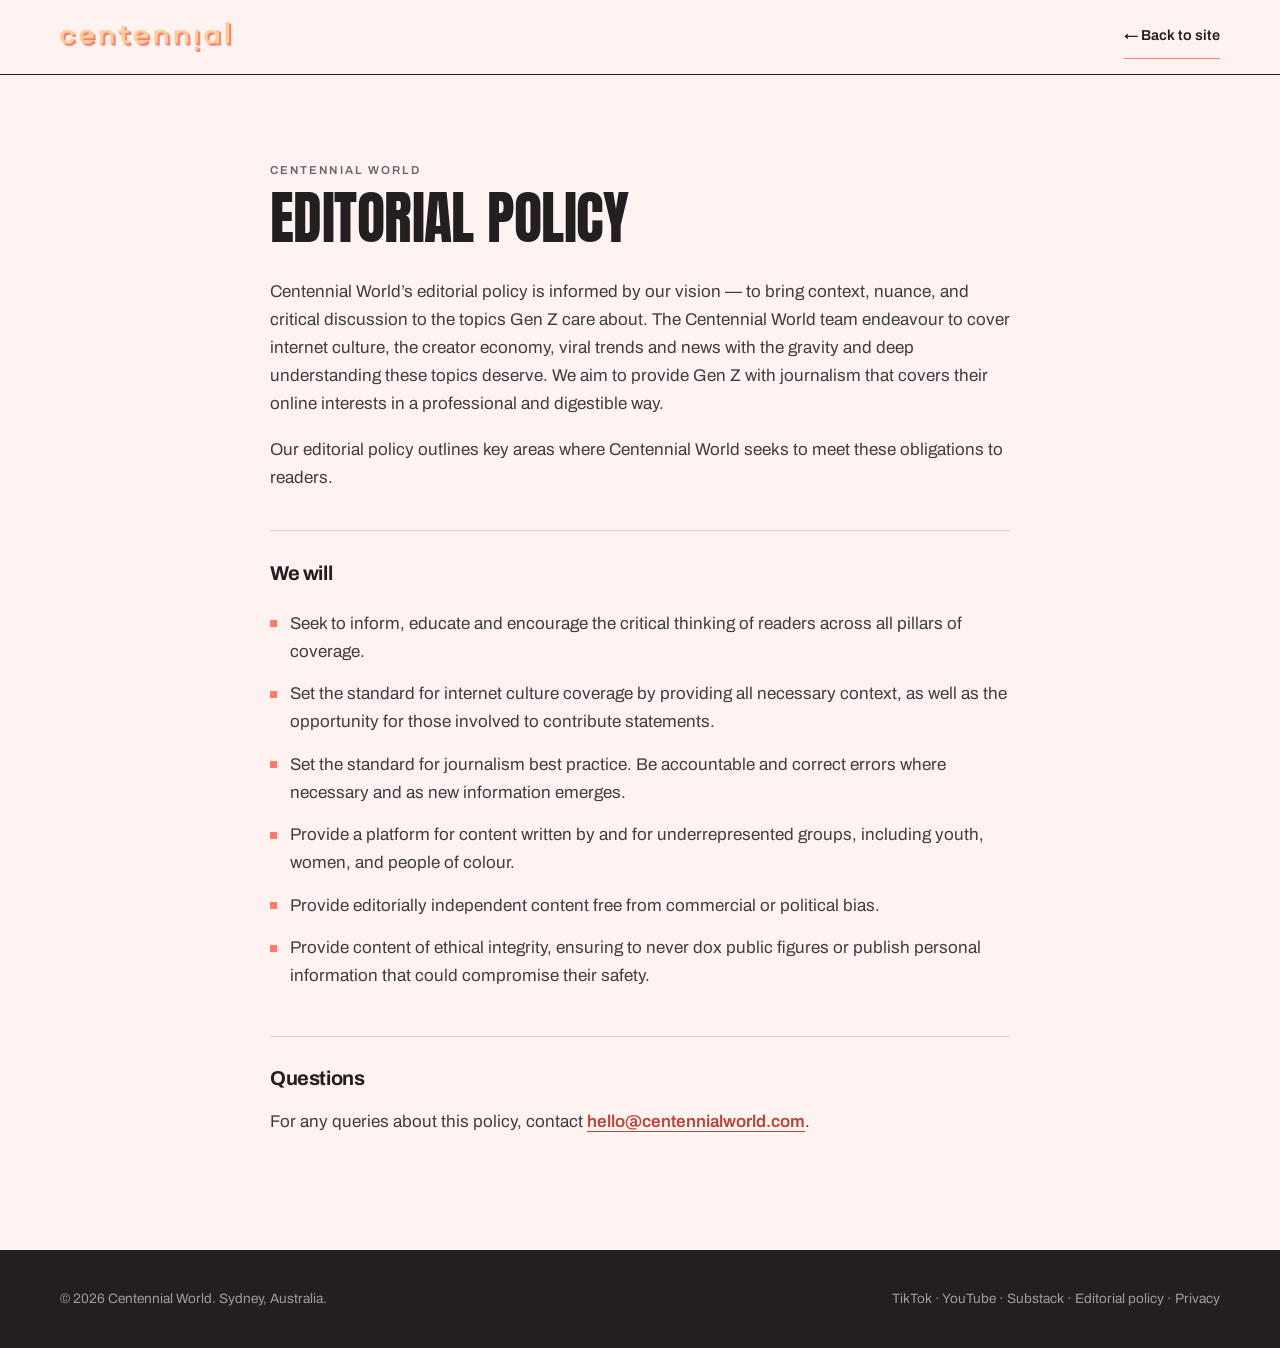
<file: editorial-policy.html>
<!doctype html>
<html lang="en-AU">
<head>
<meta charset="utf-8">
<meta name="viewport" content="width=device-width, initial-scale=1">
<title>Editorial Policy — Centennial World</title>
<meta name="description" content="Centennial World's editorial policy: context, nuance and critical discussion for Gen Z.">
<link rel="icon" href="favicon.ico" sizes="any">
<link rel="apple-touch-icon" href="apple-touch-icon.png">
<link rel="preconnect" href="https://fonts.googleapis.com">
<link rel="preconnect" href="https://fonts.gstatic.com" crossorigin>
<link href="https://fonts.googleapis.com/css2?family=Anton&family=Archivo:wght@400;500;600;700;800&display=swap" rel="stylesheet">
<link rel="stylesheet" href="page.css">
</head>
<body>
<nav>
  <div class="nav-in">
    <a href="/" class="logo" aria-label="Centennial World home"><img src="logo-wordmark.webp?v=2" alt="Centennial World" width="480" height="84"></a>
    <a href="/" class="back">&larr; Back to site</a>
  </div>
</nav>

<header class="doc-head">
  <div class="wrap">
    <p class="eyebrow">Centennial World</p>
    <h1>Editorial Policy</h1>
  </div>
</header>

<main>
  <div class="wrap">
    <p>Centennial World’s editorial policy is informed by our vision — to bring context, nuance, and critical discussion to the topics Gen&nbsp;Z care about. The Centennial World team endeavour to cover internet culture, the creator economy, viral trends and news with the gravity and deep understanding these topics deserve. We aim to provide Gen&nbsp;Z with journalism that covers their online interests in a professional and digestible way.</p>
    <p>Our editorial policy outlines key areas where Centennial World seeks to meet these obligations to readers.</p>
    <h2>We will</h2>
    <ul><li>Seek to inform, educate and encourage the critical thinking of readers across all pillars of coverage.</li><li>Set the standard for internet culture coverage by providing all necessary context, as well as the opportunity for those involved to contribute statements.</li><li>Set the standard for journalism best practice. Be accountable and correct errors where necessary and as new information emerges.</li><li>Provide a platform for content written by and for underrepresented groups, including youth, women, and people of colour.</li><li>Provide editorially independent content free from commercial or political bias.</li><li>Provide content of ethical integrity, ensuring to never dox public figures or publish personal information that could compromise their safety.</li></ul>
    <h2>Questions</h2>
    <p>For any queries about this policy, contact <a href="mailto:hello@centennialworld.com">hello@centennialworld.com</a>.</p>
  </div>
</main>

<footer>
  <div class="foot-in">
    <span>&copy; 2026 Centennial World. Sydney, Australia.</span>
    <span>
      <a href="https://www.tiktok.com/@centennialworld" target="_blank" rel="noopener">TikTok</a> &middot;
      <a href="https://www.youtube.com/@centennialworldpodcastnetwork" target="_blank" rel="noopener">YouTube</a> &middot;
      <a href="https://centennialworld.substack.com/" target="_blank" rel="noopener">Substack</a> &middot;
      <a href="editorial-policy.html">Editorial policy</a> &middot;
      <a href="privacy.html">Privacy</a>
    </span>
  </div>
</footer>
</body>
</html>
</file>
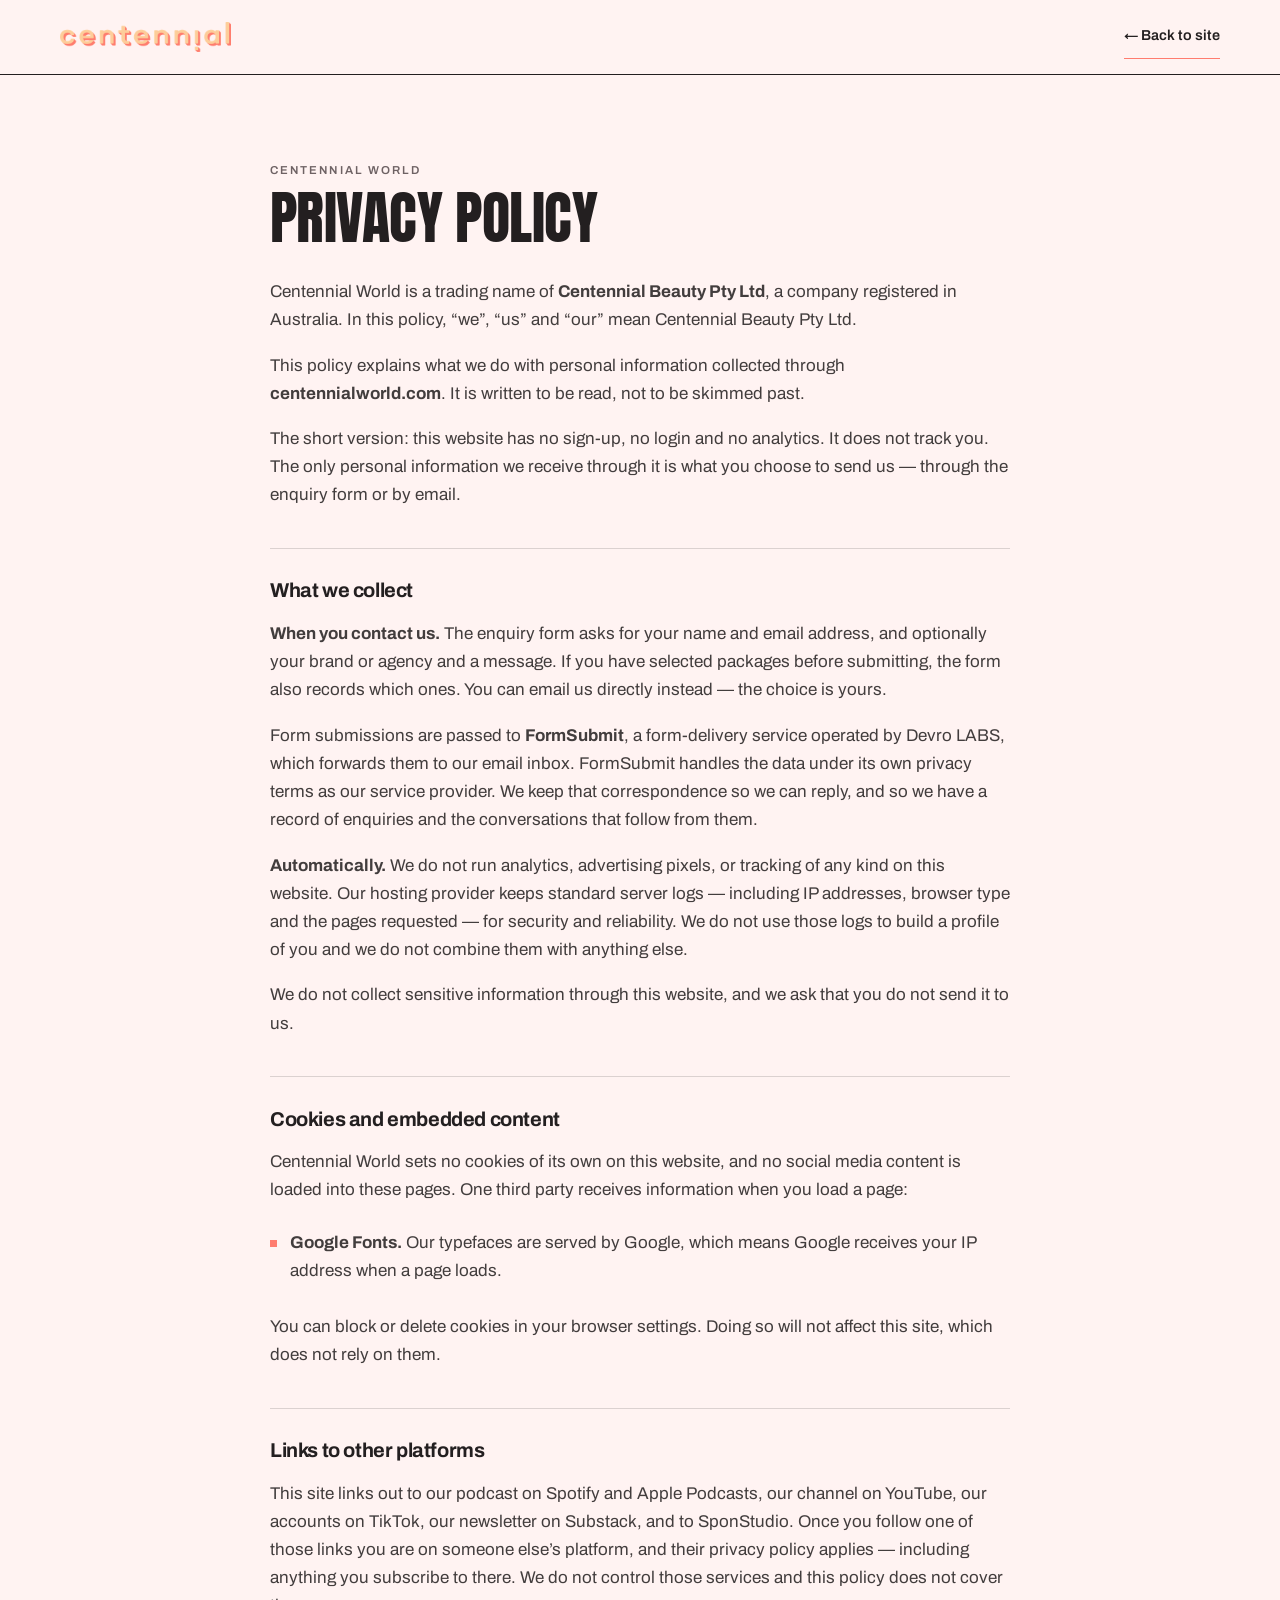
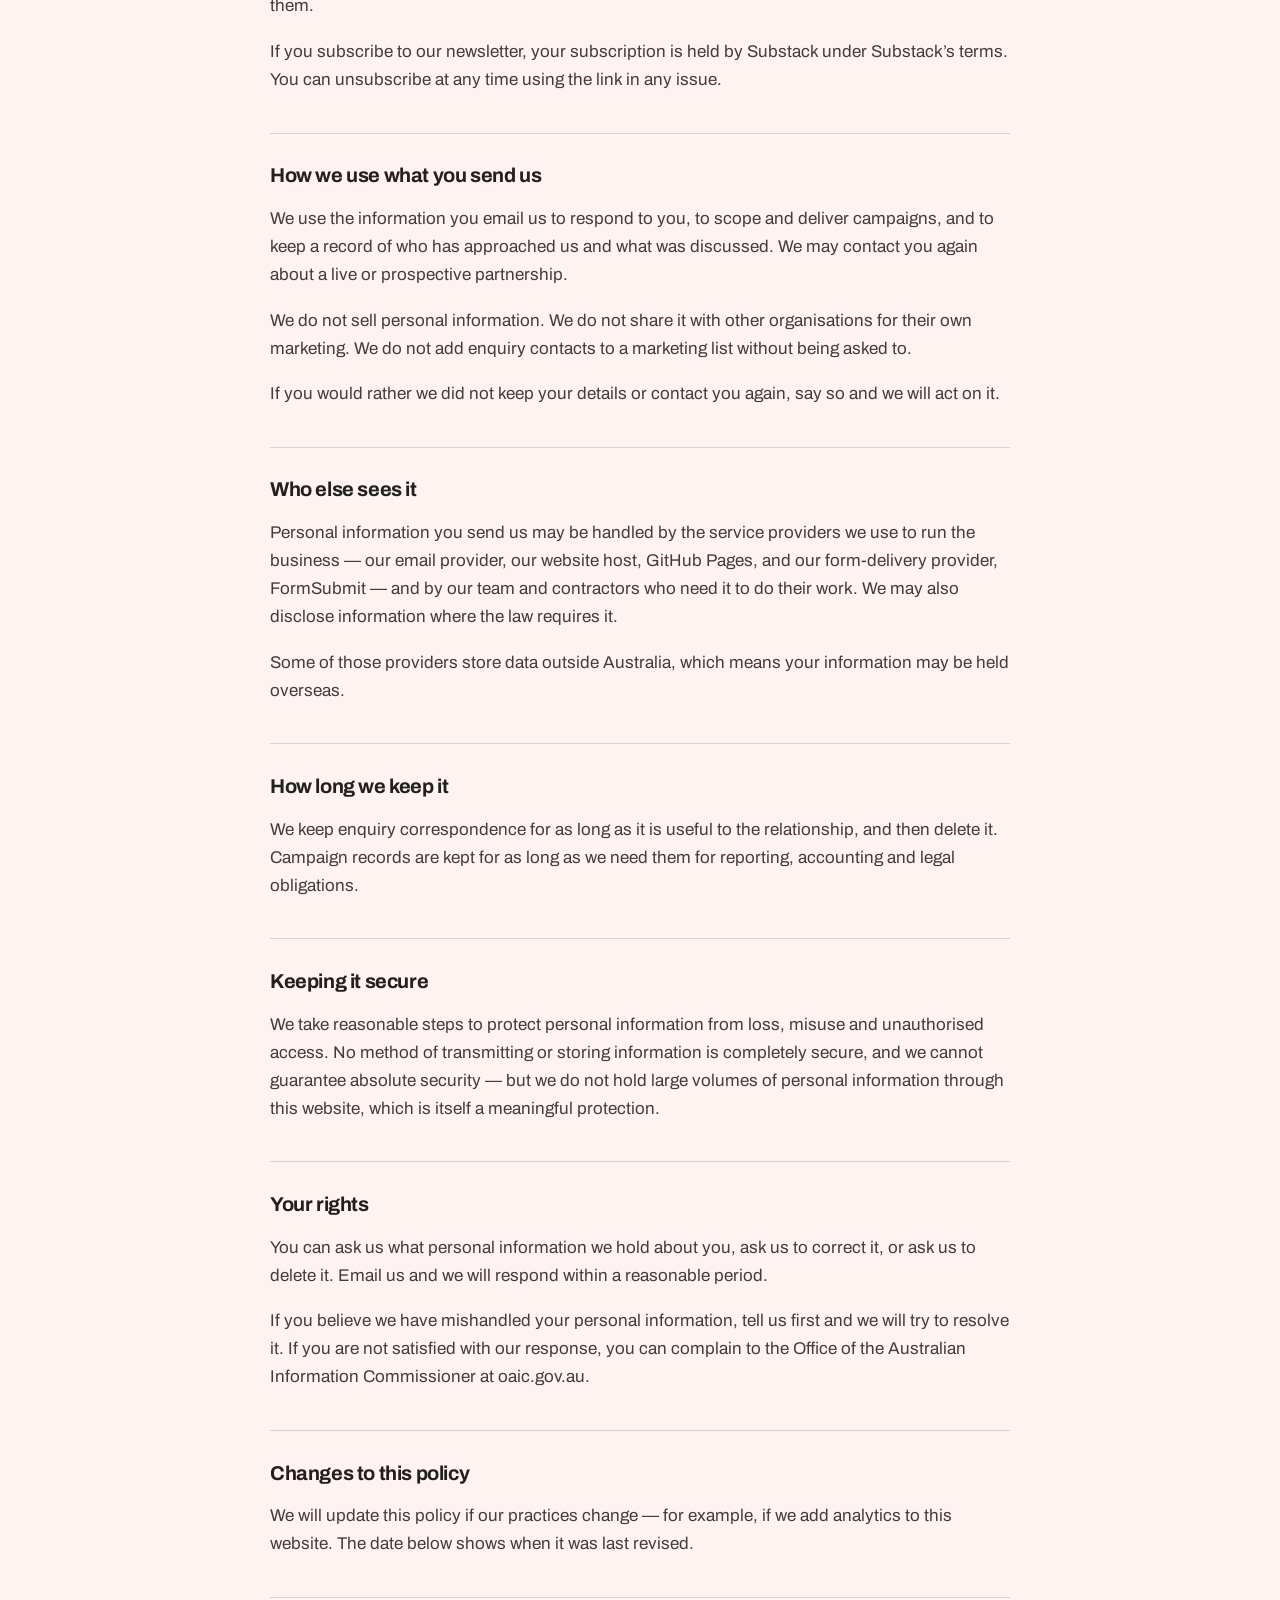
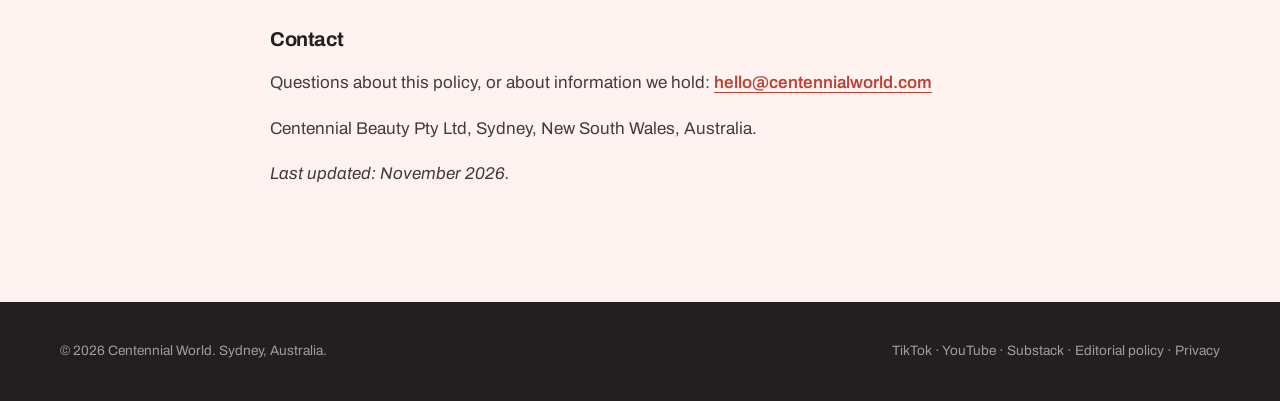
<file: privacy.html>
<!doctype html>
<html lang="en-AU">
<head>
<meta charset="utf-8">
<meta name="viewport" content="width=device-width, initial-scale=1">
<title>Privacy Policy — Centennial World</title>
<meta name="description" content="How Centennial World collects, uses and safeguards your information.">
<link rel="icon" href="favicon.ico" sizes="any">
<link rel="apple-touch-icon" href="apple-touch-icon.png">
<link rel="preconnect" href="https://fonts.googleapis.com">
<link rel="preconnect" href="https://fonts.gstatic.com" crossorigin>
<link href="https://fonts.googleapis.com/css2?family=Anton&family=Archivo:wght@400;500;600;700;800&display=swap" rel="stylesheet">
<link rel="stylesheet" href="page.css">
</head>
<body>
<nav>
  <div class="nav-in">
    <a href="/" class="logo" aria-label="Centennial World home"><img src="logo-wordmark.webp?v=2" alt="Centennial World" width="480" height="84"></a>
    <a href="/" class="back">&larr; Back to site</a>
  </div>
</nav>

<header class="doc-head">
  <div class="wrap">
    <p class="eyebrow">Centennial World</p>
    <h1>Privacy Policy</h1>
  </div>
</header>

<main>
  <div class="wrap">
    <p>Centennial World is a trading name of <strong>Centennial Beauty Pty Ltd</strong>, a company registered in Australia. In this policy, &ldquo;we&rdquo;, &ldquo;us&rdquo; and &ldquo;our&rdquo; mean Centennial Beauty Pty Ltd.</p>
    <p>This policy explains what we do with personal information collected through <strong>centennialworld.com</strong>. It is written to be read, not to be skimmed past.</p>
    <p>The short version: this website has no sign-up, no login and no analytics. It does not track you. The only personal information we receive through it is what you choose to send us — through the enquiry form or by email.</p>
    <h2>What we collect</h2>
    <p><strong>When you contact us.</strong> The enquiry form asks for your name and email address, and optionally your brand or agency and a message. If you have selected packages before submitting, the form also records which ones. You can email us directly instead — the choice is yours.</p>
    <p>Form submissions are passed to <strong>FormSubmit</strong>, a form-delivery service operated by Devro LABS, which forwards them to our email inbox. FormSubmit handles the data under its own privacy terms as our service provider. We keep that correspondence so we can reply, and so we have a record of enquiries and the conversations that follow from them.</p>
    <p><strong>Automatically.</strong> We do not run analytics, advertising pixels, or tracking of any kind on this website. Our hosting provider keeps standard server logs — including IP addresses, browser type and the pages requested — for security and reliability. We do not use those logs to build a profile of you and we do not combine them with anything else.</p>
    <p>We do not collect sensitive information through this website, and we ask that you do not send it to us.</p>
    <h2>Cookies and embedded content</h2>
    <p>Centennial World sets no cookies of its own on this website, and no social media content is loaded into these pages. One third party receives information when you load a page:</p>
    <ul><li><strong>Google Fonts.</strong> Our typefaces are served by Google, which means Google receives your IP address when a page loads.</li></ul>
    <p>You can block or delete cookies in your browser settings. Doing so will not affect this site, which does not rely on them.</p>
    <h2>Links to other platforms</h2>
    <p>This site links out to our podcast on Spotify and Apple Podcasts, our channel on YouTube, our accounts on TikTok, our newsletter on Substack, and to SponStudio. Once you follow one of those links you are on someone else’s platform, and their privacy policy applies — including anything you subscribe to there. We do not control those services and this policy does not cover them.</p>
    <p>If you subscribe to our newsletter, your subscription is held by Substack under Substack’s terms. You can unsubscribe at any time using the link in any issue.</p>
    <h2>How we use what you send us</h2>
    <p>We use the information you email us to respond to you, to scope and deliver campaigns, and to keep a record of who has approached us and what was discussed. We may contact you again about a live or prospective partnership.</p>
    <p>We do not sell personal information. We do not share it with other organisations for their own marketing. We do not add enquiry contacts to a marketing list without being asked to.</p>
    <p>If you would rather we did not keep your details or contact you again, say so and we will act on it.</p>
    <h2>Who else sees it</h2>
    <p>Personal information you send us may be handled by the service providers we use to run the business — our email provider, our website host, GitHub Pages, and our form-delivery provider, FormSubmit — and by our team and contractors who need it to do their work. We may also disclose information where the law requires it.</p>
    <p>Some of those providers store data outside Australia, which means your information may be held overseas.</p>
    <h2>How long we keep it</h2>
    <p>We keep enquiry correspondence for as long as it is useful to the relationship, and then delete it. Campaign records are kept for as long as we need them for reporting, accounting and legal obligations.</p>
    <h2>Keeping it secure</h2>
    <p>We take reasonable steps to protect personal information from loss, misuse and unauthorised access. No method of transmitting or storing information is completely secure, and we cannot guarantee absolute security — but we do not hold large volumes of personal information through this website, which is itself a meaningful protection.</p>
    <h2>Your rights</h2>
    <p>You can ask us what personal information we hold about you, ask us to correct it, or ask us to delete it. Email us and we will respond within a reasonable period.</p>
    <p>If you believe we have mishandled your personal information, tell us first and we will try to resolve it. If you are not satisfied with our response, you can complain to the Office of the Australian Information Commissioner at oaic.gov.au.</p>
    <h2>Changes to this policy</h2>
    <p>We will update this policy if our practices change — for example, if we add analytics to this website. The date below shows when it was last revised.</p>
    <h2>Contact</h2>
    <p>Questions about this policy, or about information we hold: <a href="mailto:hello@centennialworld.com">hello@centennialworld.com</a></p>
    <p>Centennial Beauty Pty Ltd, Sydney, New South Wales, Australia.</p>
    <p><em>Last updated: November 2026.</em></p>
  </div>
</main>

<footer>
  <div class="foot-in">
    <span>&copy; 2026 Centennial World. Sydney, Australia.</span>
    <span>
      <a href="https://www.tiktok.com/@centennialworld" target="_blank" rel="noopener">TikTok</a> &middot;
      <a href="https://www.youtube.com/@centennialworldpodcastnetwork" target="_blank" rel="noopener">YouTube</a> &middot;
      <a href="https://centennialworld.substack.com/" target="_blank" rel="noopener">Substack</a> &middot;
      <a href="editorial-policy.html">Editorial policy</a> &middot;
      <a href="privacy.html">Privacy</a>
    </span>
  </div>
</footer>
</body>
</html>
</file>
<file: page.css>
/* Shared styling for the standalone policy pages.
   Tokens mirror index.html — change them there first, then here. */
:root{
  --paper:#FFF3F2;
  --paper-2:#FFE6E2;
  --ink:#231F20;
  --ink-soft:#6E6264;
  --accent:#FF7C6F;
  --accent-ink:#BC4335;
  --maxw:820px;
  --display:"Anton",system-ui,sans-serif;
  --body:"Archivo",system-ui,-apple-system,sans-serif;
  --ease:cubic-bezier(.22,1,.36,1);
}
*{box-sizing:border-box;margin:0;padding:0}
html{scroll-behavior:smooth}
body{background:var(--paper);color:var(--ink);font-family:var(--body);
  font-size:17px;line-height:1.65;-webkit-font-smoothing:antialiased}
a{color:inherit}
.wrap{max-width:var(--maxw);margin:0 auto;padding:0 clamp(16px,4vw,40px)}

nav{position:sticky;top:0;z-index:60;background:var(--paper);border-bottom:1px solid var(--ink)}
.nav-in{display:flex;align-items:center;gap:1rem;padding:15px clamp(16px,4vw,40px);
  max-width:1240px;margin:0 auto}
.logo{margin-right:auto;display:flex;align-items:center}
.logo img{height:30px;width:auto;display:block}
.back{font-size:.9rem;font-weight:600;text-decoration:none;border-bottom:1.5px solid var(--accent);
  padding-bottom:2px;min-height:44px;display:inline-flex;align-items:center}
.back:hover{border-bottom-color:var(--ink)}

header.doc-head{padding:clamp(48px,7vw,86px) 0 clamp(20px,3vw,32px)}
h1{font-family:var(--display);font-weight:400;text-transform:uppercase;letter-spacing:-.01em;
  line-height:.95;font-size:clamp(2.2rem,6vw,3.6rem)}
.eyebrow{font-size:.72rem;font-weight:600;text-transform:uppercase;letter-spacing:.18em;
  color:var(--ink-soft);margin-bottom:.7rem}

main{padding-bottom:clamp(56px,8vw,96px)}
main h2{font-family:var(--body);font-weight:700;font-size:1.25rem;letter-spacing:-.02em;
  margin:2.4rem 0 .8rem;padding-top:1.6rem;
  border-top:1px solid color-mix(in srgb,var(--ink) 16%,transparent)}
main p{margin:0 0 1.1rem;color:color-mix(in srgb,var(--ink) 86%,var(--paper))}
main ul{list-style:none;margin:0 0 1.3rem;padding:0}
main li{position:relative;padding:.45rem 0 .45rem 20px;color:color-mix(in srgb,var(--ink) 86%,var(--paper))}
main li::before{content:"";position:absolute;left:0;top:1.05em;width:7px;height:7px;background:var(--accent)}
main a[href^="mailto:"]{font-weight:600;color:var(--accent-ink);text-decoration:none;
  border-bottom:1.5px solid currentColor}

footer{background:var(--ink);color:var(--paper);padding:38px 0;font-size:.85rem}
.foot-in{max-width:1240px;margin:0 auto;padding:0 clamp(16px,4vw,40px);
  display:flex;justify-content:space-between;gap:1.4rem;flex-wrap:wrap;
  color:color-mix(in srgb,var(--paper) 58%,var(--ink))}
.foot-in a{text-decoration:none}
.foot-in a:hover{color:#FFCD9C}

@media (prefers-reduced-motion:reduce){html{scroll-behavior:auto}}
</file>
